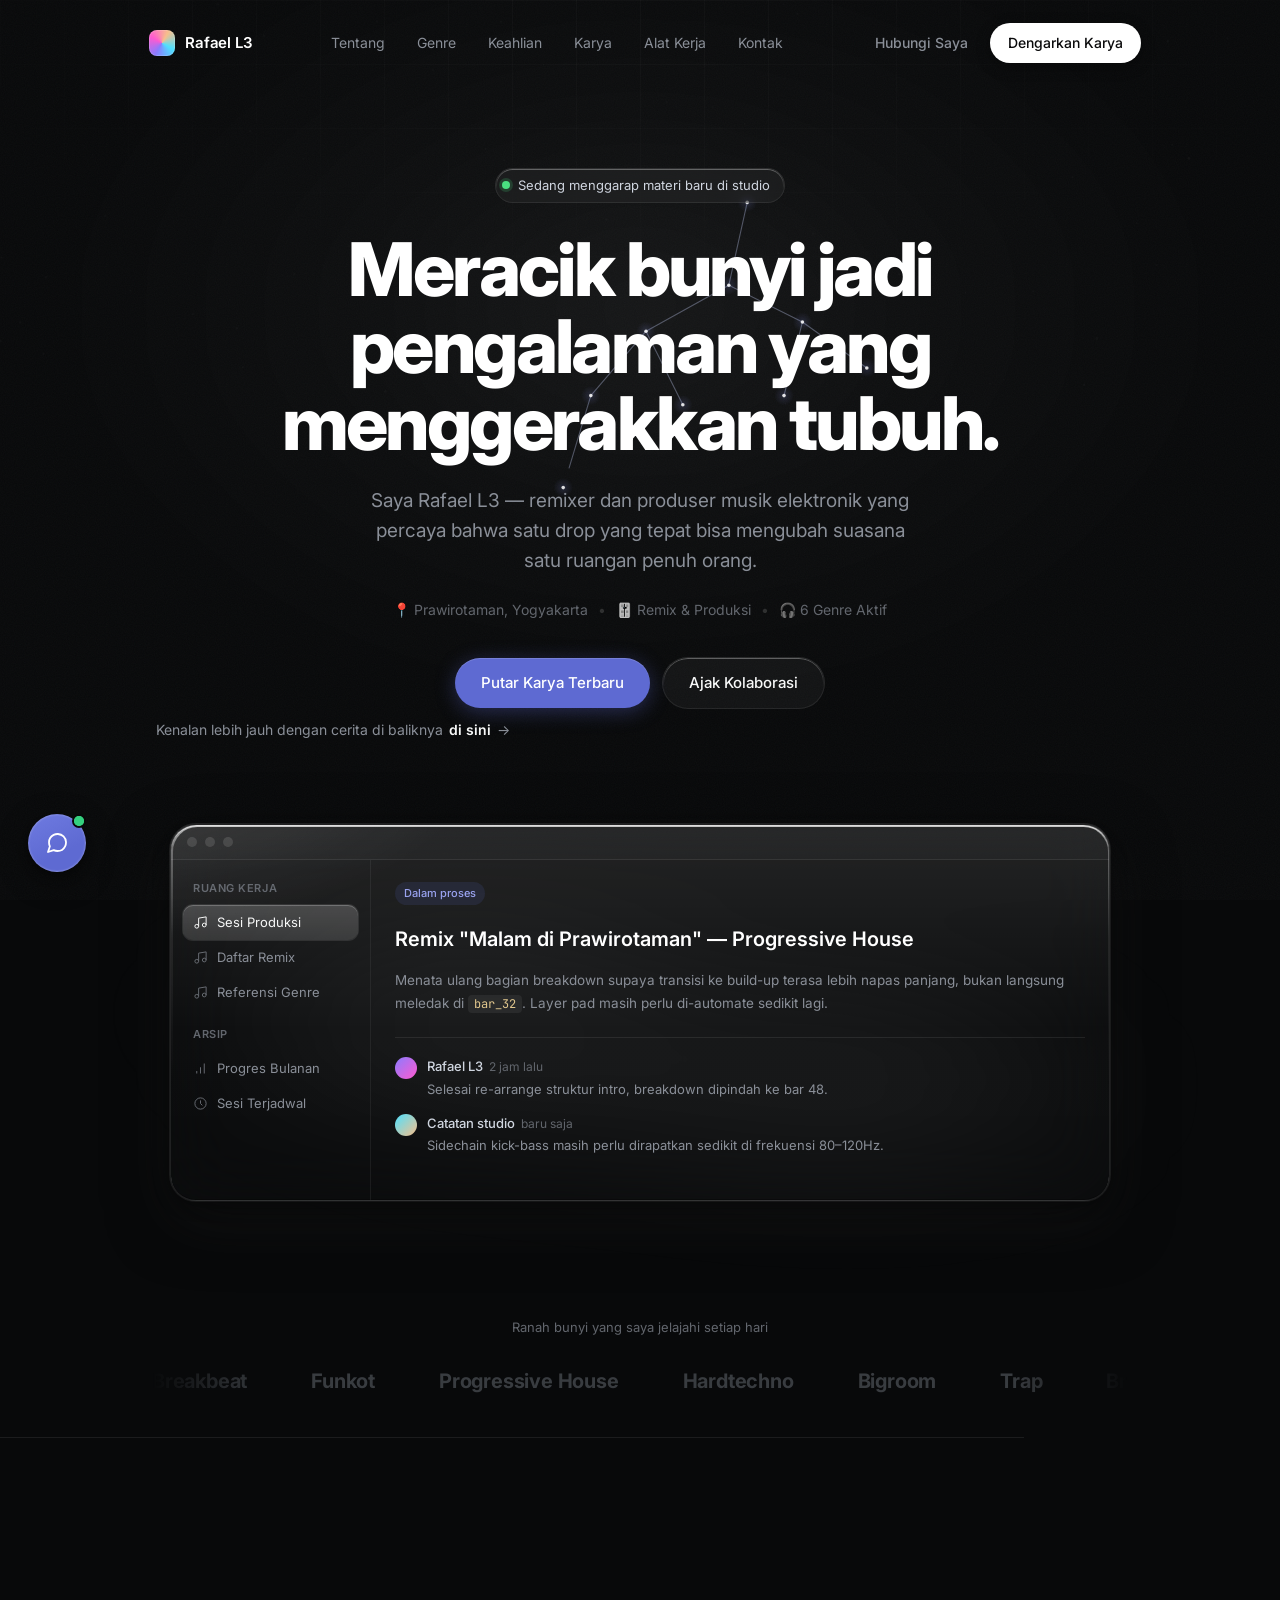
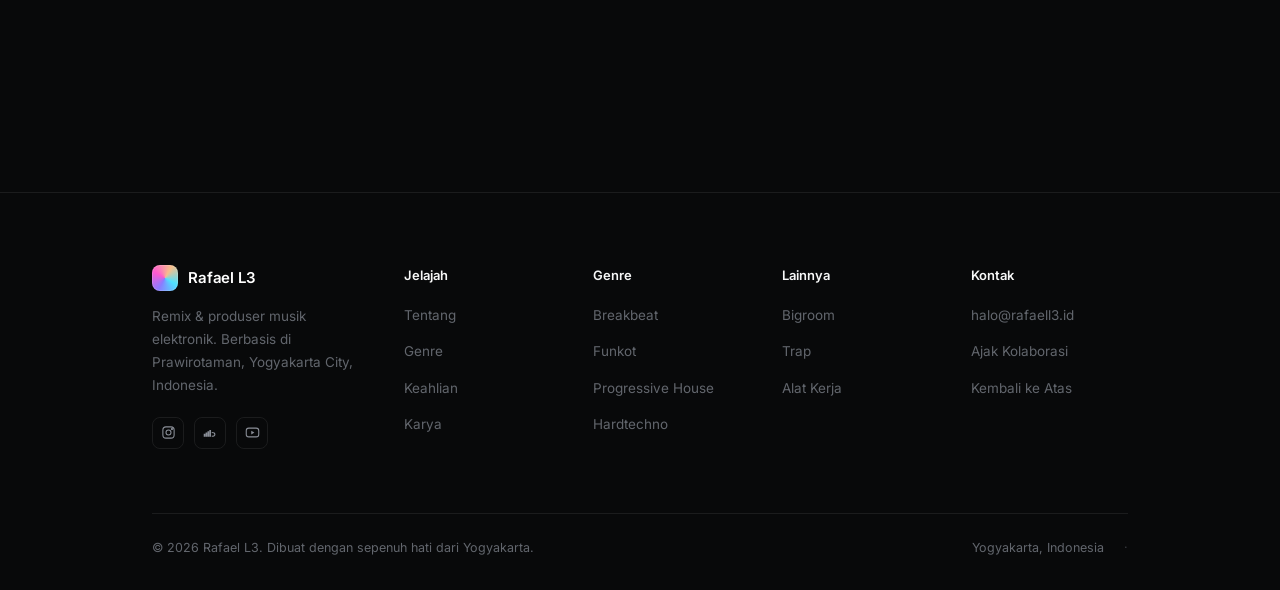
<file: index.html>
<!DOCTYPE html>

<html lang="id">
<head>
<meta charset="utf-8"/>
<meta content="width=device-width, initial-scale=1.0" name="viewport"/>
<title></title>
<meta content="" name="description"/>
<meta content="#08090a" name="theme-color"/>
<!-- Open Graph -->
<meta content="" property="og:title"/>
<meta content="" property="og:description"/>
<meta content="website" property="og:type"/>
<meta content="assets/img/og-cover.png" property="og:image"/>
<link href="data:image/svg+xml,&lt;svg xmlns=%22http://www.w3.org/2000/svg%22 viewBox=%220 0 100 100%22&gt;&lt;rect width=%22100%22 height=%22100%22 rx=%2224%22 fill=%22%2308090a%22/&gt;&lt;circle cx=%2250%22 cy=%2250%22 r=%2226%22 fill=%22%235e6ad2%22/&gt;&lt;/svg&gt;" rel="icon"/>
<link href="https://fonts.googleapis.com" rel="preconnect"/>
<link crossorigin="" href="https://fonts.gstatic.com" rel="preconnect"/>
<link href="https://fonts.googleapis.com/css2?family=Inter:wght@300;400;500;600;700;800&family=JetBrains+Mono:wght@400;500;600&display=swap" rel="stylesheet"/>
<link href="assets/css/style.css" rel="stylesheet"/>
<link href="assets/css/floating-chat.css" rel="stylesheet"/>
</head>
<body class="is-loading">
<!-- ============ SKELETON LOADER ============ -->
<div aria-hidden="true" class="skeleton-loader" id="skeletonLoader">
<div class="container skeleton-nav">
<span class="sk sk-circle" style="width:28px;height:28px;"></span>
<span class="sk" style="width:120px;height:14px;"></span>
<span class="sk sk-pill" style="margin-left:auto;"></span>
<span class="sk sk-pill"></span>
</div>

<!-- Hero -->
<div class="container skeleton-hero">
<span class="sk sk-pill" style="width:160px;height:26px;"></span>
<span class="sk" style="width:78%;height:44px;margin-top:22px;"></span>
<span class="sk" style="width:55%;height:44px;margin-top:10px;"></span>
<span class="sk" style="width:60%;height:16px;margin-top:26px;"></span>
<span class="sk" style="width:40%;height:16px;margin-top:8px;"></span>
<div class="skeleton-row" style="margin-top:26px;">
<span class="sk sk-pill" style="width:150px;height:48px;"></span>
<span class="sk sk-pill" style="width:150px;height:48px;"></span>
</div>
<div class="skeleton-panel">
<div class="skeleton-panel-side">
<span class="sk" style="width:70%;height:10px;"></span>
<span class="sk sk-block" style="height:30px;"></span>
<span class="sk sk-block" style="height:30px;"></span>
<span class="sk sk-block" style="height:30px;"></span>
</div>
<div class="skeleton-panel-main">
<span class="sk sk-pill" style="width:90px;height:20px;"></span>
<span class="sk" style="width:60%;height:22px;margin-top:14px;"></span>
<span class="sk" style="width:90%;height:14px;margin-top:14px;"></span>
<span class="sk" style="width:80%;height:14px;margin-top:8px;"></span>
<span class="sk sk-block" style="height:70px;margin-top:18px;"></span>
</div>
</div>
</div>

<!-- Logo bar -->
<div class="container skeleton-logobar">
<span class="sk" style="width:140px;height:11px;"></span>
<div class="skeleton-row">
<span class="sk sk-pill" style="width:90px;height:28px;"></span>
<span class="sk sk-pill" style="width:110px;height:28px;"></span>
<span class="sk sk-pill" style="width:80px;height:28px;"></span>
<span class="sk sk-pill" style="width:100px;height:28px;"></span>
<span class="sk sk-pill" style="width:70px;height:28px;"></span>
</div>
</div>

<!-- Tentang: 3 kartu -->
<div class="container skeleton-block">
<span class="sk" style="width:120px;height:12px;"></span>
<span class="sk" style="width:70%;height:34px;margin-top:16px;"></span>
<span class="sk" style="width:45%;height:34px;margin-top:8px;"></span>
<div class="skeleton-grid-3" style="margin-top:36px;">
<div class="skeleton-card">
<span class="sk sk-block" style="height:90px;"></span>
<span class="sk" style="width:60%;height:16px;margin-top:16px;"></span>
<span class="sk" style="width:90%;height:12px;margin-top:10px;"></span>
<span class="sk" style="width:75%;height:12px;margin-top:6px;"></span>
</div>
<div class="skeleton-card">
<span class="sk sk-block" style="height:90px;"></span>
<span class="sk" style="width:60%;height:16px;margin-top:16px;"></span>
<span class="sk" style="width:90%;height:12px;margin-top:10px;"></span>
<span class="sk" style="width:75%;height:12px;margin-top:6px;"></span>
</div>
<div class="skeleton-card">
<span class="sk sk-block" style="height:90px;"></span>
<span class="sk" style="width:60%;height:16px;margin-top:16px;"></span>
<span class="sk" style="width:90%;height:12px;margin-top:10px;"></span>
<span class="sk" style="width:75%;height:12px;margin-top:6px;"></span>
</div>
</div>
</div>

<!-- Chapter: genre / skill / karya / alat (teks kiri + visual kanan) -->
<div class="container skeleton-chapter">
<div class="skeleton-chapter-text">
<span class="sk" style="width:70px;height:11px;"></span>
<span class="sk" style="width:80%;height:30px;margin-top:18px;"></span>
<span class="sk" style="width:95%;height:13px;margin-top:18px;"></span>
<span class="sk" style="width:85%;height:13px;margin-top:8px;"></span>
<span class="sk" style="width:65%;height:13px;margin-top:8px;"></span>
<span class="sk sk-pill" style="width:110px;height:16px;margin-top:20px;"></span>
</div>
<div class="skeleton-chapter-visual">
<span class="sk sk-block" style="height:100%;"></span>
</div>
</div>

<div class="container skeleton-chapter reverse">
<div class="skeleton-chapter-visual">
<span class="sk sk-block" style="height:100%;"></span>
</div>
<div class="skeleton-chapter-text">
<span class="sk" style="width:70px;height:11px;"></span>
<span class="sk" style="width:75%;height:30px;margin-top:18px;"></span>
<span class="sk" style="width:90%;height:13px;margin-top:18px;"></span>
<span class="sk" style="width:80%;height:13px;margin-top:8px;"></span>
<span class="sk sk-pill" style="width:110px;height:16px;margin-top:20px;"></span>
</div>
</div>

<!-- Statistik -->
<div class="container skeleton-block">
<span class="sk" style="width:110px;height:12px;"></span>
<span class="sk" style="width:55%;height:32px;margin-top:16px;"></span>
<span class="sk" style="width:65%;height:14px;margin-top:16px;"></span>
<div class="skeleton-grid-4" style="margin-top:32px;">
<div class="skeleton-stat"><span class="sk" style="width:60%;height:34px;"></span><span class="sk" style="width:80%;height:11px;margin-top:10px;"></span></div>
<div class="skeleton-stat"><span class="sk" style="width:60%;height:34px;"></span><span class="sk" style="width:80%;height:11px;margin-top:10px;"></span></div>
<div class="skeleton-stat"><span class="sk" style="width:60%;height:34px;"></span><span class="sk" style="width:80%;height:11px;margin-top:10px;"></span></div>
<div class="skeleton-stat"><span class="sk" style="width:60%;height:34px;"></span><span class="sk" style="width:80%;height:11px;margin-top:10px;"></span></div>
</div>
</div>

<!-- Quote carousel -->
<div class="container skeleton-block">
<span class="sk" style="width:90px;height:12px;"></span>
<span class="sk" style="width:50%;height:32px;margin-top:16px;"></span>
<div class="skeleton-row" style="margin-top:32px;">
<div class="skeleton-quote-card"><span class="sk" style="width:95%;height:12px;"></span><span class="sk" style="width:85%;height:12px;margin-top:6px;"></span><span class="sk" style="width:60%;height:12px;margin-top:6px;"></span></div>
<div class="skeleton-quote-card"><span class="sk" style="width:95%;height:12px;"></span><span class="sk" style="width:85%;height:12px;margin-top:6px;"></span><span class="sk" style="width:60%;height:12px;margin-top:6px;"></span></div>
<div class="skeleton-quote-card"><span class="sk" style="width:95%;height:12px;"></span><span class="sk" style="width:85%;height:12px;margin-top:6px;"></span><span class="sk" style="width:60%;height:12px;margin-top:6px;"></span></div>
</div>
</div>

<!-- Footer -->
<div class="container skeleton-footer">
<span class="sk sk-circle" style="width:28px;height:28px;"></span>
<span class="sk" style="width:130px;height:12px;margin-top:14px;"></span>
<div class="skeleton-grid-3" style="margin-top:8px;">
<div><span class="sk" style="width:60%;height:11px;"></span><span class="sk" style="width:80%;height:11px;margin-top:10px;"></span><span class="sk" style="width:70%;height:11px;margin-top:8px;"></span></div>
<div><span class="sk" style="width:60%;height:11px;"></span><span class="sk" style="width:80%;height:11px;margin-top:10px;"></span><span class="sk" style="width:70%;height:11px;margin-top:8px;"></span></div>
<div><span class="sk" style="width:60%;height:11px;"></span><span class="sk" style="width:80%;height:11px;margin-top:10px;"></span><span class="sk" style="width:70%;height:11px;margin-top:8px;"></span></div>
</div>
</div>
</div>
<!-- ============ BACKGROUND LAYERS ============ -->
<div aria-hidden="true" class="bg-layer">
<div class="bg-glow"></div>
<div class="bg-grid"></div>
<div class="bg-noise"></div>
</div>
<div aria-hidden="true" class="cursor-spot" id="cursorSpot"></div>
<!-- ============ NAVBAR ============ -->
<header class="navbar real-content" id="navbar">
<div class="container navbar-inner">
<a class="brand" data-c="navbar.brand" href="#beranda"><span aria-hidden="true" class="brand-mark"></span><span class="js-brand-text" id="navBrandText"></span></a>
<nav aria-label="Navigasi utama" class="nav-links" id="navLinks"></nav>
<div class="navbar-actions">
<a class="btn btn-ghost" href="#kontak" id="navBtnGhost"></a>
<a class="btn btn-primary" href="#karya" id="navBtnPrimary"></a>
<button aria-expanded="false" aria-label="Buka menu navigasi" class="nav-toggle" id="navToggle">
<svg fill="none" height="20" stroke="currentColor" stroke-linecap="round" stroke-width="1.8" viewbox="0 0 24 24" width="20"><line x1="3" x2="21" y1="6" y2="6"></line><line x1="3" x2="21" y1="12" y2="12"></line><line x1="3" x2="21" y1="18" y2="18"></line></svg>
</button>
</div>
</div>
</header>
<!-- ============ MOBILE DRAWER ============ -->
<div class="mobile-drawer" id="mobileDrawer">
<div class="mobile-drawer-panel">
<div class="mobile-drawer-top">
<a class="brand" href="#beranda"><span class="brand-mark"></span><span id="drawerBrandText"></span></a>
<button aria-label="Tutup menu" id="drawerClose" style="width:32px;height:32px;display:flex;align-items:center;justify-content:center;color:var(--color-text-muted);">
<svg fill="none" height="18" stroke="currentColor" stroke-linecap="round" stroke-width="1.8" viewbox="0 0 24 24" width="18"><line x1="18" x2="6" y1="6" y2="18"></line><line x1="6" x2="18" y1="6" y2="18"></line></svg>
</button>
</div>
<div class="mobile-drawer-links" id="drawerLinks"></div>
<div class="mobile-drawer-actions">
<a class="btn btn-outline" href="#kontak" id="drawerBtnOutline"></a>
<a class="btn btn-primary" href="#karya" id="drawerBtnPrimary"></a>
</div>
</div>
</div>
<main class="real-content" id="beranda">
<!-- ============ HERO ============ -->
<section class="hero container">
<div class="hero-badge reveal"><span class="dot-live"></span><span id="heroBadgeText"></span></div>
<h1 class="reveal" id="heroHeading"></h1>
<p class="hero-sub reveal" id="heroSub"></p>
<div class="hero-meta reveal">
<span id="heroMetaLocation"></span>
<span class="sep">•</span>
<span id="heroMetaRole"></span>
<span class="sep">•</span>
<span id="heroMetaGenre"></span>
</div>
<div class="hero-actions reveal">
<a class="btn btn-accent btn-lg" href="#karya" id="heroBtnAccent"></a>
<a class="btn btn-outline btn-lg" href="#kontak" id="heroBtnOutline"></a>
</div>
<a class="hero-link-cta reveal" href="#tentang" id="heroLinkCta" style="display:flex;"></a>
<!-- Panel pratinjau ala dashboard — statis, tidak pakai class "reveal"
     supaya selalu tampil sejak awal & tidak fade-out/fade-in saat elemen
     ini keluar-masuk viewport sewaktu di-scroll (lihat komentar di
     scroll-fx.js soal parallax-nya yang juga sengaja tidak menyentuh ini). -->
<div class="hero-panel-wrap">
<div aria-hidden="true" class="hero-panel-glow"></div>
<div class="hero-panel">
<div class="hero-panel-top">
<span class="hero-panel-dot"></span><span class="hero-panel-dot"></span><span class="hero-panel-dot"></span>
</div>
<div class="hero-panel-body">
<div class="hero-panel-sidebar">
<div class="hero-panel-sidebar-label" id="panelSidebarLabel1"></div>
<div id="panelNavItems"></div>


<div class="hero-panel-sidebar-label" id="panelSidebarLabel2"></div><div id="panelNavItemsArsip"></div>


</div>
<div class="hero-panel-main">
<div class="hero-panel-title-row">
<span class="status-chip" id="panelStatusChip"></span>
</div>
<div class="hero-panel-heading" id="panelHeading"></div>
<p class="hero-panel-text" id="panelText"></p>
<div class="hero-panel-activity" id="panelActivity"></div>
</div>
</div>
</div>
</div>
</section>
<!-- ============ LOGO BAR (genre sebagai pengganti brand) ============ -->
<section class="logo-bar container">
<p class="logo-bar-label" id="logoBarLabel"></p>
<div class="marquee">
<div class="marquee-track" id="marqueeTrack"></div>
</div>
</section>
<hr class="section-divider container"/>
<!-- ============ TENTANG (statement + 3 kartu) ============ -->
<section class="section" id="tentang">
<div class="container">
<p class="eyebrow reveal"><span class="eyebrow-index" id="tentangEyebrowIndex"></span><span id="tentangEyebrowText"></span></p>
<h2 class="statement-heading reveal" id="tentangHeading"></h2>
<div class="feature-grid reveal-stagger" id="tentangCards"></div>
</div>
</section>
<hr class="section-divider container"/>
<!-- ============ GENRE ============ -->
<section class="section" id="genre">
<div class="container">
<div class="chapter">
<div class="chapter-content reveal">
<p class="chapter-num" id="genreChapterNum"><span class="line"></span></p>
<h3 class="chapter-title" id="genreTitle"></h3>
<p class="chapter-desc" id="genreDesc"></p>
<a class="chapter-link" href="#karya" id="genreLink"><span id="genreLinkText"></span> <svg fill="none" stroke="currentColor" stroke-width="2" viewbox="0 0 24 24"><path d="M5 12h14M13 6l6 6-6 6"></path></svg></a>
</div>
<div class="chapter-visual reveal">
<div class="genre-visual" id="genreVisual"></div>
</div>
</div>
</div>
</section>
<!-- ============ SKILL ============ -->
<section class="section" id="skill">
<div class="container">
<div class="chapter reverse">
<div class="chapter-content reveal">
<p class="chapter-num" id="skillChapterNum"><span class="line"></span></p>
<h3 class="chapter-title" id="skillTitle"></h3>
<p class="chapter-desc" id="skillDesc"></p>
<a class="chapter-link" href="#alat" id="skillLink"><span id="skillLinkText"></span> <svg fill="none" stroke="currentColor" stroke-width="2" viewbox="0 0 24 24"><path d="M5 12h14M13 6l6 6-6 6"></path></svg></a>
</div>
<div class="chapter-visual reveal">
<div class="skill-visual">
<div class="skill-orbit-ring" style="width:260px;height:260px;"></div>
<div class="skill-orbit-ring" style="width:190px;height:190px;"></div>
<div class="skill-core" id="skillOrbitCore"></div>
<div class="skill-node" id="nodeRemix" style="top:14%; left:8%;"></div>
<div class="skill-node" id="nodeProduce" style="bottom:14%; right:6%;"></div>
</div>
</div>
</div>
</div>
</section>
<hr class="section-divider container"/>
<!-- ============ KARYA ============ -->
<section class="section" id="karya">
<div class="container">
<div class="chapter">
<div class="chapter-content reveal">
<p class="chapter-num" id="karyaChapterNum"><span class="line"></span></p>
<h3 class="chapter-title" id="karyaTitle"></h3>
<p class="chapter-desc" id="karyaDesc"></p>
<a class="chapter-link" href="#kontak" id="karyaLink"><span id="karyaLinkText"></span> <svg fill="none" stroke="currentColor" stroke-width="2" viewbox="0 0 24 24"><path d="M5 12h14M13 6l6 6-6 6"></path></svg></a>
</div>
<div class="chapter-visual reveal">
<div class="release-visual">
<div class="release-file-tab"><svg fill="none" height="13" stroke="currentColor" stroke-width="1.8" viewbox="0 0 24 24" width="13"><path d="M14 2H6a2 2 0 00-2 2v16a2 2 0 002 2h12a2 2 0 002-2V8z"></path><path d="M14 2v6h6"></path></svg><span id="releaseFileTabLabel"></span></div>
<div class="release-list" id="releaseList"></div>
</div>
</div>
</div>
</div>
</section>
<!-- ============ ALAT KERJA ============ -->
<section class="section" id="alat">
<div class="container">
<div class="chapter reverse">
<div class="chapter-content reveal">
<p class="chapter-num" id="alatChapterNum"><span class="line"></span></p>
<h3 class="chapter-title" id="alatTitle"></h3>
<p class="chapter-desc" id="alatDesc"></p>
<a class="chapter-link" href="#kontak" id="alatLink"><span id="alatLinkText"></span> <svg fill="none" stroke="currentColor" stroke-width="2" viewbox="0 0 24 24"><path d="M5 12h14M13 6l6 6-6 6"></path></svg></a>
</div>
<div class="chapter-visual reveal">
<div class="tools-visual" id="toolsVisual"></div>
</div>
</div>
</div>
</section>
<hr class="section-divider container"/>
<!-- ============ STATISTIK ============ -->
<section class="section">
<div class="container">
<p class="eyebrow reveal"><span class="eyebrow-index" id="statistikEyebrowIndex"></span><span id="statistikEyebrowText"></span></p>
<h2 class="section-heading reveal" id="statistikHeading"></h2>
<p class="section-desc reveal" id="statistikDesc"></p>
<div class="stats-panel reveal">
<div class="stats-grid" id="statsGrid"></div>
</div>
</div>
</section>
<hr class="section-divider container"/>
<!-- ============ QUOTE / PRINSIP KERJA ============ -->
<section class="section">
<div class="container">
<p class="eyebrow reveal"><span class="eyebrow-index" id="quoteEyebrowIndex"></span><span id="quoteEyebrowText"></span></p>
<h2 class="section-heading reveal" id="quoteHeading"></h2>
<div class="quote-carousel reveal" data-own-scroll="true" id="quoteCarousel">
<div class="quote-track" id="quoteTrack"></div>
</div>
</div>
</section>
<!-- ============ MOTTO BESAR ============ -->
<section class="motto-section container">
<div class="motto-quote-mark reveal" id="mottoQuoteMark"></div>
<p class="motto-text reveal" id="mottoText"></p>
<p class="motto-sub reveal" id="mottoSub"></p>
</section>
<hr class="section-divider container"/>
<!-- ============ CTA FINAL / KONTAK ============ -->
<section class="cta-final container" id="kontak">
<p class="eyebrow reveal" style="justify-content:center;"><span class="eyebrow-index" id="kontakEyebrowIndex"></span><span id="kontakEyebrowText"></span></p>
<h2 class="reveal" id="kontakHeading"></h2>
<p class="section-desc reveal" id="kontakDesc" style="margin-left:auto;margin-right:auto;text-align:center;"></p>
<div class="cta-final-actions reveal">
<a class="btn btn-accent btn-lg" href="mailto:halo@rafaell3.id" id="kontakBtnEmail"></a>
<a class="btn btn-outline btn-lg" href="#" id="btnInstagram"></a>
</div>
</section>
</main>
<!-- ============ FOOTER ============ -->
<footer class="footer real-content">
<div class="container">
<div class="footer-grid">
<div class="footer-brand-col">
<a class="brand" href="#beranda"><span class="brand-mark"></span><span id="footerBrandText"></span></a>
<p id="footerTagline"></p>
<div class="footer-social">
<a aria-label="Instagram" href="#"><svg fill="none" stroke="currentColor" stroke-width="1.7" viewbox="0 0 24 24"><rect height="18" rx="5" width="18" x="3" y="3"></rect><circle cx="12" cy="12" r="4"></circle><circle cx="17.5" cy="6.5" r="1"></circle></svg></a>
<a aria-label="SoundCloud" href="#"><svg fill="none" stroke="currentColor" stroke-width="1.7" viewbox="0 0 24 24"><path d="M2 15h1v3H2zM5 13h1v5H5zM8 11h1v7H8zM11 9h1v9h-1zM14 12c3 0 5 1 5 3s-2 3-5 3"></path></svg></a>
<a aria-label="YouTube" href="#"><svg fill="none" stroke="currentColor" stroke-width="1.7" viewbox="0 0 24 24"><rect height="14" rx="4" width="20" x="2" y="5"></rect><path d="M10 9l5 3-5 3z" fill="currentColor" stroke="none"></path></svg></a>
</div>
</div>
<div id="footerCols"></div>



</div>
<div class="footer-bottom">
<span id="footerCopyright"></span>
<div class="footer-bottom-links">
<span id="footerLocation"></span>
<a aria-label="Dashboard admin" href="admin/index.html" style="color:var(--color-text-faint);opacity:0.55;">·</a>
</div>
</div>
</div>
</footer>
<button aria-label="Kembali ke atas" class="back-to-top" id="backToTop">
<svg fill="none" height="16" stroke="currentColor" stroke-width="2" viewbox="0 0 24 24" width="16"><path d="M12 19V5M5 12l7-7 7 7"></path></svg>
</button>
<script src="assets/js/content.js"></script>
<script src="assets/js/main.js"></script>
<script src="assets/js/for-reason.js"></script>
<script src="assets/js/fetch-status.js"></script>
<script src="assets/js/hero-greeting.js"></script>
<script src="assets/js/scroll-fx.js"></script>
<script src="assets/js/bg-constellation.js"></script>
<script src="assets/js/floating-chat.js"></script>
</body>
</html>
</file>
<file: assets/css/style.css>
/* ==========================================================================
   Rafael L3 — Artist Portfolio
   Desain terinspirasi dari sistem desain Linear.app
   ========================================================================== */

@import url('https://fonts.googleapis.com/css2?family=Inter:wght@400;500;600;700;800&family=JetBrains+Mono:wght@400;500&display=swap');

:root {
  /* ---- Warna dasar (mengikuti token warna Linear) ---- */
  --color-bg: #08090a;
  --color-bg-secondary: #0f1011;
  --color-bg-tertiary: #141516;
  --color-surface: #16171a;
  --color-surface-hover: #1c1d20;
  --color-border: rgba(255, 255, 255, 0.08);
  --color-border-strong: rgba(255, 255, 255, 0.14);

  --color-text-primary: #f7f8f8;
  --color-text-secondary: #d0d6e0;
  --color-text-muted: #8a8f98;
  --color-text-faint: #62666d;

  --color-accent: #5e6ad2;
  --color-accent-hover: #6e7ae0;
  --color-accent-soft: rgba(94, 106, 210, 0.14);

  --color-white: #ffffff;

  /* ---- Gradasi khas signature (genre spectrum) ---- */
  --grad-warm: #f7bf8b;
  --grad-pink: #ff5ad0;
  --grad-cyan: #4ee1ff;
  --grad-violet: #8b7bff;

  /* ---- Tipografi ---- */
  --font-sans: 'Inter', -apple-system, BlinkMacSystemFont, 'Segoe UI', system-ui, sans-serif;
  --font-mono: 'JetBrains Mono', ui-monospace, 'SF Mono', Menlo, monospace;

  /* ---- Radius & shadow ---- */
  --radius-sm: 6px;
  --radius-md: 10px;
  --radius-lg: 18px;
  --radius-xl: 26px;
  --radius-full: 999px;

  --shadow-card: 0 1px 1px rgba(0,0,0,0.3), 0 4px 12px rgba(0,0,0,0.35);
  --shadow-elevated: 0 8px 30px rgba(0,0,0,0.45), 0 2px 8px rgba(0,0,0,0.3);
  --shadow-glow: 0 0 0 1px rgba(255,255,255,0.06), 0 20px 60px rgba(255,255,255,0.06);

  --ease-out-quart: cubic-bezier(0.25, 1, 0.5, 1);
  --ease-out-expo: cubic-bezier(0.16, 1, 0.3, 1);

  --container-w: 1024px;

  /* ==========================================================================
     Liquid Glass — token material ala macOS Tahoe / iOS 26
     Prinsip: permukaan transparan berlapis blur, edge-highlight terang di sisi
     atas (simulasi cahaya jatuh dari atas ke kaca cembung), specular highlight
     lembut di pojok, dan sedikit tint indigo brand supaya tidak terasa seperti
     kloningan netral Apple — tetap terasa "Rafael L3".
     ========================================================================== */

  /* Tint dasar kaca — 3 tingkat kepekatan, dipakai selektif sesuai importance.
     Grayscale murni: chrome/struktur UI netral ala Linear, warna hidup
     disimpan khusus untuk elemen konten (avatar, logo, kategori genre). */
  --glass-tint-subtle: rgba(255, 255, 255, 0.045);
  --glass-tint: rgba(255, 255, 255, 0.07);
  --glass-tint-strong: rgba(255, 255, 255, 0.10);

  /* Tint netral untuk state "aktif" pada elemen chrome (mis. item sidebar
     terpilih) — abu-abu terang, bukan warna brand. Linear sendiri
     menandai state aktif dengan kontras terang, bukan tint hue. */
  --glass-tint-active: rgba(255, 255, 255, 0.14);
  --glass-tint-active-strong: rgba(255, 255, 255, 0.20);

  /* Border dua-sisi: terang di atas (cahaya), redup di bawah (bayangan internal) —
     ini yang membuat kaca terasa cembung, bukan panel flat bergaris solid */
  --glass-edge-top: rgba(255, 255, 255, 0.65);
  --glass-edge-top-soft: rgba(255, 255, 255, 0.32);
  --glass-edge-base: rgba(255, 255, 255, 0.08);
  --glass-edge-base-dim: rgba(0, 0, 0, 0.35);

  /* Blur backdrop — saturate rendah/netral (bukan >100%) supaya warna hidup
     konten (avatar, brand-mark, genre bar) yang tembus dari balik kaca
     tidak ikut "diperkuat" jadi neon; kaca tetap kalem, warnanya redup
     natural seperti aslinya. */
  --glass-blur: blur(20px) saturate(105%);
  --glass-blur-heavy: blur(32px) saturate(105%);
  --glass-blur-light: blur(12px) saturate(100%);

  /* Shadow kaca: shadow jatuh ke background + inset highlight tipis di tepi atas
     dalam (mensimulasikan ketebalan material, bukan cuma bayangan drop biasa) */
  --glass-shadow:
    0 1px 0 rgba(255,255,255,0.4) inset,
    0 -1px 0 rgba(0,0,0,0.3) inset,
    0 12px 40px rgba(0,0,0,0.4),
    0 2px 8px rgba(0,0,0,0.3);
  --glass-shadow-strong:
    0 1.5px 0 rgba(255,255,255,0.55) inset,
    0 -1px 0 rgba(0,0,0,0.35) inset,
    0 20px 60px rgba(0,0,0,0.5),
    0 4px 16px rgba(0,0,0,0.35),
    0 0 0 1px rgba(255,255,255,0.06);
  --glass-shadow-soft:
    0 1px 0 rgba(255,255,255,0.28) inset,
    0 6px 20px rgba(0,0,0,0.3);

  /* Fallback solid untuk browser tanpa dukungan backdrop-filter */
  --glass-fallback-bg: #16171c;
  --glass-fallback-bg-strong: #1a1b21;
}

/* ---- Reset dasar ---- */
* { margin: 0; padding: 0; box-sizing: border-box; }

html {
  scroll-behavior: smooth;
  -webkit-font-smoothing: antialiased;
  -moz-osx-font-smoothing: grayscale;
}

html, body { max-width: 100%; overflow-x: hidden; }

body {
  background: var(--color-bg);
  color: var(--color-text-secondary);
  font-family: var(--font-sans);
  font-size: 16px;
  line-height: 1.6;
  position: relative;
}

img, svg { display: block; max-width: 100%; }
a { color: inherit; text-decoration: none; }
button { font-family: inherit; cursor: pointer; border: none; background: none; color: inherit; }
ul { list-style: none; }

::selection {
  background: rgba(255,255,255,0.18);
  color: var(--color-white);
}

/* ---- Scrollbar tipis ala aplikasi desktop ---- */
::-webkit-scrollbar { width: 10px; height: 10px; }
::-webkit-scrollbar-track { background: transparent; }
::-webkit-scrollbar-thumb {
  background: rgba(255,255,255,0.12);
  border-radius: 10px;
  border: 2px solid var(--color-bg);
}
::-webkit-scrollbar-thumb:hover { background: rgba(255,255,255,0.2); }

/* ---- Focus state (aksesibilitas) ---- */
a:focus-visible, button:focus-visible, input:focus-visible {
  outline: 2px solid var(--color-accent);
  outline-offset: 2px;
  border-radius: 4px;
}

@media (prefers-reduced-motion: reduce) {
  *, *::before, *::after {
    animation-duration: 0.01ms !important;
    animation-iteration-count: 1 !important;
    transition-duration: 0.01ms !important;
    scroll-behavior: auto !important;
  }
}

/* ==========================================================================
   Latar belakang bertekstur (grid halus + noise + glow ambient)
   ========================================================================== */

.bg-layer {
  position: fixed;
  inset: 0;
  z-index: 0;
  pointer-events: none;
}

.bg-grid {
  position: absolute;
  inset: 0;
  background-image:
    linear-gradient(rgba(255,255,255,0.025) 1px, transparent 1px),
    linear-gradient(90deg, rgba(255,255,255,0.025) 1px, transparent 1px);
  background-size: 64px 64px;
  mask-image: radial-gradient(ellipse 80% 55% at 50% 0%, black 10%, transparent 70%);
  -webkit-mask-image: radial-gradient(ellipse 80% 55% at 50% 0%, black 10%, transparent 70%);
}

.bg-glow {
  position: absolute;
  top: -10%;
  left: 50%;
  width: 1200px;
  height: 800px;
  transform: translateX(-50%);
  background: radial-gradient(ellipse at center, rgba(255,255,255,0.06) 0%, rgba(255,255,255,0.02) 35%, transparent 70%);
  filter: blur(40px);
}

/* Kanvas rasi bintang — disisipkan lewat JS (bg-constellation.js) di antara
   .bg-grid dan .bg-glow, supaya glow ambient tetap jadi lapisan teratas yang
   menerangi dari atas seperti semula, sementara titik & rasi bintang jalan
   sebagai lapisan "langit" tepat di atas grid. */
.bg-constellation {
  position: absolute;
  inset: 0;
  display: block;
}

.bg-noise {
  position: absolute;
  inset: 0;
  opacity: 0.035;
  background-image: url("data:image/svg+xml,%3Csvg xmlns='http://www.w3.org/2000/svg' width='120' height='120'%3E%3Cfilter id='n'%3E%3CfeTurbulence type='fractalNoise' baseFrequency='0.9' numOctaves='3' stitchTiles='stitch'/%3E%3C/filter%3E%3Crect width='100%25' height='100%25' filter='url(%23n)'/%3E%3C/svg%3E");
  mix-blend-mode: overlay;
}

/* ==========================================================================
   Utility layout
   ========================================================================== */

.container {
  max-width: var(--container-w);
  margin: 0 auto;
  padding: 0 24px;
  position: relative;
  z-index: 1;
}

.section {
  position: relative;
  z-index: 1;
  padding-top: 120px;
  padding-bottom: 120px;
}

.section-divider {
  border: none;
  border-top: 1px solid var(--color-border);
  margin: 0;
}

/* ==========================================================================
   Liquid Glass — utilitas material reusable
   Tiga varian intensitas (soft / default / strong) dipakai selektif per
   elemen sesuai seberapa penting elemen itu secara visual. Fallback solid
   otomatis aktif kalau browser tidak mendukung backdrop-filter, supaya
   kontras teks tetap terjaga di semua kondisi.
   ========================================================================== */

.glass,
.glass-soft,
.glass-strong {
  position: relative;
  background: var(--glass-fallback-bg);
  border: 1px solid var(--glass-edge-base);
  isolation: isolate;
}

@supports ((backdrop-filter: blur(1px)) or (-webkit-backdrop-filter: blur(1px))) {
  .glass {
    background: linear-gradient(180deg, var(--glass-tint) 0%, var(--glass-tint-subtle) 100%);
    backdrop-filter: var(--glass-blur);
    -webkit-backdrop-filter: var(--glass-blur);
  }
  .glass-soft {
    background: linear-gradient(180deg, var(--glass-tint-subtle) 0%, rgba(255,255,255,0.02) 100%);
    backdrop-filter: var(--glass-blur-light);
    -webkit-backdrop-filter: var(--glass-blur-light);
  }
  .glass-strong {
    background: linear-gradient(180deg, var(--glass-tint-strong) 0%, var(--glass-tint) 100%);
    backdrop-filter: var(--glass-blur-heavy);
    -webkit-backdrop-filter: var(--glass-blur-heavy);
  }
}

/* Edge-highlight: garis terang tipis di sisi atas kaca (cahaya jatuh dari
   atas), memudar ke arah samping. Pseudo-element supaya tidak bentrok
   dengan border biasa yang sudah dipakai elemen lain. */
.glass::before,
.glass-soft::before,
.glass-strong::before {
  content: '';
  position: absolute;
  inset: 0;
  border-radius: inherit;
  padding: 1px;
  background: linear-gradient(180deg, var(--glass-edge-top) 0%, var(--glass-edge-top-soft) 8%, var(--glass-edge-base) 40%, var(--glass-edge-base-dim) 100%);
  -webkit-mask: linear-gradient(#000 0 0) content-box, linear-gradient(#000 0 0);
  -webkit-mask-composite: xor;
  mask-composite: exclude;
  pointer-events: none;
  z-index: 1;
}

/* Specular highlight: kilau lembut melengkung di pojok kiri-atas, seperti
   pantulan cahaya di permukaan kaca fisik. Dipakai hanya pada elemen showcase
   (glass-strong) supaya tidak berulang di semua card kecil. */
.glass-strong::after {
  content: '';
  position: absolute;
  top: -30%;
  left: -10%;
  width: 55%;
  height: 70%;
  background: radial-gradient(ellipse at top left, rgba(255,255,255,0.16), transparent 65%);
  border-radius: inherit;
  pointer-events: none;
  z-index: 1;
  mix-blend-mode: screen;
}

.glass > *, .glass-soft > *, .glass-strong > * { position: relative; z-index: 2; }

.eyebrow {
  display: inline-flex;
  align-items: center;
  gap: 8px;
  font-size: 13px;
  font-weight: 600;
  color: var(--color-text-muted);
  letter-spacing: 0.02em;
  margin-bottom: 16px;
}

.eyebrow-index {
  font-family: var(--font-mono);
  color: var(--color-accent);
  font-weight: 500;
}

.section-heading {
  font-size: clamp(28px, 3.6vw, 42px);
  font-weight: 700;
  letter-spacing: -0.02em;
  color: var(--color-white);
  line-height: 1.15;
  max-width: 640px;
}

.section-desc {
  font-size: 17px;
  color: var(--color-text-muted);
  max-width: 520px;
  margin-top: 16px;
  line-height: 1.65;
}

.text-gradient {
  background: linear-gradient(180deg, #ffffff 0%, #b9bfca 100%);
  -webkit-background-clip: text;
  background-clip: text;
  -webkit-text-fill-color: transparent;
}

/* ==========================================================================
   Reveal animasi saat scroll
   ========================================================================== */

.reveal {
  opacity: 0;
  transform: translateY(24px);
  transition: opacity 0.8s var(--ease-out-quart), transform 0.8s var(--ease-out-quart);
}
.reveal.is-visible {
  opacity: 1;
  transform: translateY(0);
}
.reveal-stagger > * {
  opacity: 0;
  transform: translateY(20px);
  transition: opacity 0.7s var(--ease-out-quart), transform 0.7s var(--ease-out-quart);
}
.reveal-stagger.is-visible > * { opacity: 1; transform: translateY(0); }
.reveal-stagger.is-visible > *:nth-child(1) { transition-delay: 0.05s; }
.reveal-stagger.is-visible > *:nth-child(2) { transition-delay: 0.14s; }
.reveal-stagger.is-visible > *:nth-child(3) { transition-delay: 0.23s; }
.reveal-stagger.is-visible > *:nth-child(4) { transition-delay: 0.32s; }
.reveal-stagger.is-visible > *:nth-child(5) { transition-delay: 0.41s; }
.reveal-stagger.is-visible > *:nth-child(6) { transition-delay: 0.5s; }

/* ==========================================================================
   Navbar
   ========================================================================== */

.navbar {
  position: fixed;
  top: 0;
  left: 0;
  right: 0;
  z-index: 100;
  padding: 14px 0 0;
}

.navbar-inner {
  display: flex;
  align-items: center;
  justify-content: space-between;
  gap: 24px;
  min-width: 0;
  border-radius: var(--radius-full);
  padding: 8px 10px 8px 20px;
  border: 1px solid transparent;
  transition: border-color 0.4s var(--ease-out-quart), box-shadow 0.4s var(--ease-out-quart);
}

/* [PERUBAHAN] Posisi navbar dikunci tetap saat scroll (padding-top TIDAK
   lagi ikut berubah/ditransisi). Sebelumnya .navbar punya padding-top 14px
   saat idle -> 10px saat .is-scrolled, sehingga kapsul & seluruh isinya
   (logo, menu, tombol) fisik bergeser naik-turun 4px setiap kali status
   scroll berganti — terlihat "lompat"/pindah tempat, apalagi breakpoint
   scroll-nya sensitif (12px) jadi mudah trigger bolak-balik. Sekarang
   materialisasi kapsul kaca murni dari fade in background/border/shadow
   (opacity), tanpa ada pergeseran posisi apa pun. */
.navbar.is-scrolled .navbar-inner {
  border-color: var(--glass-edge-base);
  box-shadow: var(--glass-shadow);
}

/* [PERUBAHAN] Fade-in kapsul kaca navbar saat scroll.
   Latar gradient + blur dipindah ke lapisan ::after tersendiri dengan
   opacity 0 -> 1, karena `background` (gradient) tidak bisa di-interpolasi
   mulus oleh browser saat transisi dari "tanpa gradient" ke "ada gradient"
   (nilainya cuma "loncat"/muncul instan walau sudah ada di transition-property).
   Opacity selalu bisa dianimasi mulus, jadi kapsul kaca kini benar-benar
   fade in alih-alih muncul mendadak saat discroll. */
.navbar-inner::after {
  content: '';
  position: absolute;
  inset: 0;
  z-index: -1;
  border-radius: inherit;
  background: var(--glass-fallback-bg);
  opacity: 0;
  transition: opacity 0.5s var(--ease-out-quart);
  pointer-events: none;
}

@supports ((backdrop-filter: blur(1px)) or (-webkit-backdrop-filter: blur(1px))) {
  .navbar-inner::after {
    background: linear-gradient(180deg, var(--glass-tint-strong) 0%, var(--glass-tint) 100%);
    backdrop-filter: var(--glass-blur-heavy);
    -webkit-backdrop-filter: var(--glass-blur-heavy);
  }
}

.navbar.is-scrolled .navbar-inner::after {
  opacity: 1;
}

.navbar-inner::before {
  content: '';
  position: absolute;
  inset: 0;
  border-radius: inherit;
  padding: 1px;
  background: linear-gradient(180deg, var(--glass-edge-top) 0%, var(--glass-edge-top-soft) 10%, transparent 50%);
  -webkit-mask: linear-gradient(#000 0 0) content-box, linear-gradient(#000 0 0);
  -webkit-mask-composite: xor;
  mask-composite: exclude;
  pointer-events: none;
  opacity: 0;
  transition: opacity 0.5s var(--ease-out-quart) 0.05s;
}

.navbar.is-scrolled .navbar-inner::before {
  opacity: 1;
}

/* [PERUBAHAN] Hormati preferensi pengguna yang mematikan animasi:
   kapsul kaca langsung tampil tanpa fade, tidak ada delay/transition. */
@media (prefers-reduced-motion: reduce) {
  .navbar-inner::after,
  .navbar.is-scrolled .navbar-inner::before {
    transition: none;
  }
}

.brand { min-width: 0; flex-shrink: 0; }

.brand {
  display: flex;
  align-items: center;
  gap: 10px;
  font-weight: 600;
  font-size: 15px;
  color: var(--color-white);
  letter-spacing: -0.01em;
}

.brand-mark {
  width: 26px;
  height: 26px;
  border-radius: 8px;
  background: conic-gradient(from 210deg, var(--grad-violet), var(--grad-pink), var(--grad-warm), var(--grad-cyan), var(--grad-violet));
  box-shadow: inset 0 0 0 1px rgba(255,255,255,0.15);
  flex-shrink: 0;
}

.nav-links {
  display: flex;
  align-items: center;
  gap: 4px;
}

.nav-links a {
  font-size: 14px;
  color: var(--color-text-muted);
  padding: 8px 14px;
  border-radius: var(--radius-full);
  transition: color 0.2s ease, background-color 0.2s ease;
}

.nav-links a:hover {
  color: var(--color-text-primary);
  background: var(--glass-tint);
}

.navbar-actions {
  display: flex;
  align-items: center;
  gap: 8px;
}

/* ---- Buttons ---- */

.btn {
  display: inline-flex;
  align-items: center;
  justify-content: center;
  gap: 8px;
  font-size: 14px;
  font-weight: 500;
  padding: 9px 18px;
  border-radius: var(--radius-full);
  transition: transform 0.15s var(--ease-out-quart), background-color 0.2s ease, box-shadow 0.2s ease, border-color 0.2s ease;
  white-space: nowrap;
}

.btn:active { transform: scale(0.97); }

.btn-primary {
  background: var(--color-white);
  color: #0a0a0b;
  box-shadow: 0 1px 0 rgba(255,255,255,0.1) inset, 0 4px 14px rgba(0,0,0,0.35);
}
.btn-primary:hover { background: #eceef0; }

.btn-accent {
  background: var(--color-accent);
  color: #fff;
  box-shadow: 0 1px 0 rgba(255,255,255,0.15) inset, 0 4px 20px rgba(94,106,210,0.35);
}
.btn-accent:hover { background: var(--color-accent-hover); }

.btn-ghost {
  color: var(--color-text-muted);
  padding: 9px 14px;
}
.btn-ghost:hover { color: var(--color-text-primary); }

.btn-outline {
  position: relative;
  border: 1px solid var(--glass-edge-base);
  color: var(--color-text-primary);
  background: var(--glass-tint-subtle);
  isolation: isolate;
}

@supports ((backdrop-filter: blur(1px)) or (-webkit-backdrop-filter: blur(1px))) {
  .btn-outline {
    backdrop-filter: var(--glass-blur-light);
    -webkit-backdrop-filter: var(--glass-blur-light);
  }
}

.btn-outline::before {
  content: '';
  position: absolute;
  inset: 0;
  border-radius: inherit;
  padding: 1px;
  background: linear-gradient(180deg, var(--glass-edge-top-soft) 0%, transparent 60%);
  -webkit-mask: linear-gradient(#000 0 0) content-box, linear-gradient(#000 0 0);
  -webkit-mask-composite: xor;
  mask-composite: exclude;
  pointer-events: none;
}

.btn-outline > * { position: relative; }

.btn-outline:hover { background: var(--glass-tint); border-color: rgba(255,255,255,0.22); }

.btn-lg { padding: 13px 26px; font-size: 15px; }

.nav-toggle {
  display: none;
  width: 36px;
  height: 36px;
  align-items: center;
  justify-content: center;
  color: var(--color-text-primary);
}

/* ==========================================================================
   Hero
   ========================================================================== */

.hero {
  position: relative;
  z-index: 1;
  padding-top: 168px;
  padding-bottom: 60px;
  text-align: center;
}

.hero-badge {
  position: relative;
  display: inline-flex;
  align-items: center;
  gap: 8px;
  padding: 6px 14px 6px 6px;
  border-radius: var(--radius-full);
  border: 1px solid var(--glass-edge-base);
  background: var(--glass-tint-subtle);
  font-size: 13px;
  color: var(--color-text-secondary);
  margin-bottom: 28px;
  isolation: isolate;
}

@supports ((backdrop-filter: blur(1px)) or (-webkit-backdrop-filter: blur(1px))) {
  .hero-badge {
    backdrop-filter: var(--glass-blur-light);
    -webkit-backdrop-filter: var(--glass-blur-light);
  }
}

.hero-badge::before {
  content: '';
  position: absolute;
  inset: 0;
  border-radius: inherit;
  padding: 1px;
  background: linear-gradient(180deg, var(--glass-edge-top-soft) 0%, transparent 65%);
  -webkit-mask: linear-gradient(#000 0 0) content-box, linear-gradient(#000 0 0);
  -webkit-mask-composite: xor;
  mask-composite: exclude;
  pointer-events: none;
}

.hero-badge > * { position: relative; }

.hero-badge .dot-live {
  /* --dot-color-rgb dipakai ulang oleh box-shadow & keyframe pulse-nya,
     supaya ganti warna cukup ganti satu variable ini saja. Default-nya
     hijau (74,222,128) biar tetap sama persis kalau fetch-status.js
     belum sempat jalan / gagal load. Lihat fetch-status.js untuk
     modifier .dot-live--merah / --kuning / --hijau yang override ini. */
  --dot-color-rgb: 74, 222, 128;
  width: 8px;
  height: 8px;
  border-radius: 50%;
  background: rgb(var(--dot-color-rgb));
  box-shadow: 0 0 0 3px rgba(var(--dot-color-rgb), 0.18);
  animation: pulse-dot 2s ease-in-out infinite;
  transition: background-color 0.4s ease;
}

.hero-badge .dot-live.dot-live--merah  { --dot-color-rgb: 248, 113, 113; }
.hero-badge .dot-live.dot-live--kuning { --dot-color-rgb: 250, 204, 21;  }
.hero-badge .dot-live.dot-live--hijau  { --dot-color-rgb: 74, 222, 128;  }

@keyframes pulse-dot {
  0%, 100% { box-shadow: 0 0 0 3px rgba(var(--dot-color-rgb), 0.18); }
  50% { box-shadow: 0 0 0 6px rgba(var(--dot-color-rgb), 0.08); }
}

.hero h1 {
  font-size: clamp(38px, 6.2vw, 74px);
  font-weight: 800;
  letter-spacing: -0.035em;
  line-height: 1.04;
  color: var(--color-white);
  max-width: 900px;
  margin: 0 auto;
}

.hero-sub {
  font-size: clamp(16px, 1.8vw, 19px);
  color: var(--color-text-muted);
  max-width: 560px;
  margin: 24px auto 0;
  line-height: 1.6;
}

.hero-meta {
  display: flex;
  flex-wrap: wrap;
  align-items: center;
  justify-content: center;
  gap: 10px;
  margin-top: 22px;
  font-size: 14px;
  color: var(--color-text-faint);
}

.hero-meta span { display: inline-flex; align-items: center; gap: 6px; }
.hero-meta .sep { color: var(--color-border-strong); }

.hero-actions {
  display: flex;
  align-items: center;
  justify-content: center;
  gap: 12px;
  margin-top: 36px;
  flex-wrap: wrap;
}

.hero-link-cta {
  display: inline-flex;
  align-items: center;
  gap: 6px;
  font-size: 14px;
  color: var(--color-text-muted);
  padding: 10px 4px;
  transition: color 0.2s ease, gap 0.2s ease;
}
.hero-link-cta:hover { color: var(--color-text-primary); gap: 10px; }
.hero-link-cta strong { color: var(--color-text-primary); font-weight: 600; }

/* ---- Panel pratinjau (mock UI ala aplikasi Linear) ---- */

.hero-panel-wrap {
  margin-top: 72px;
  position: relative;
}

.hero-panel-glow {
  position: absolute;
  bottom: -14%;
  left: 50%;
  transform: translateX(-50%);
  width: 100%;
  height: 70%;
  background:
    radial-gradient(ellipse 45% 60% at 30% 30%, rgba(255,255,255,0.08), transparent 70%),
    radial-gradient(ellipse 50% 65% at 75% 60%, rgba(255,255,255,0.06), transparent 70%),
    radial-gradient(ellipse at center, rgba(255,255,255,0.05), transparent 70%);
  filter: blur(60px);
  z-index: 0;
}

.hero-panel {
  position: relative;
  z-index: 1;
  max-width: 940px;
  margin: 0 auto;
  border-radius: var(--radius-xl);
  border: 1px solid var(--glass-edge-base);
  background: linear-gradient(180deg, #16171c 0%, #0e0f11 100%);
  box-shadow: var(--glass-shadow-strong), var(--shadow-glow);
  overflow: hidden;
  text-align: left;
  isolation: isolate;
}

@supports ((backdrop-filter: blur(1px)) or (-webkit-backdrop-filter: blur(1px))) {
  .hero-panel {
    background: linear-gradient(180deg, var(--glass-tint-strong) 0%, rgba(255,255,255,0.02) 55%, rgba(255,255,255,0.015) 100%);
    backdrop-filter: var(--glass-blur-heavy);
    -webkit-backdrop-filter: var(--glass-blur-heavy);
  }
}

/* Edge-highlight cembung: terang tajam di garis atas, memudar cepat ke
   sisi, nyaris hilang di bawah — ini yang membuat panel terasa seperti
   material kaca tebal alih-alih kartu datar bergaris. */
.hero-panel::before {
  content: '';
  position: absolute;
  inset: 0;
  border-radius: inherit;
  padding: 1.5px;
  background: linear-gradient(180deg, var(--glass-edge-top) 0%, var(--glass-edge-top-soft) 6%, var(--glass-edge-base) 30%, transparent 70%);
  -webkit-mask: linear-gradient(#000 0 0) content-box, linear-gradient(#000 0 0);
  -webkit-mask-composite: xor;
  mask-composite: exclude;
  pointer-events: none;
  z-index: 3;
}

/* Specular blob: kilau melengkung di pojok kiri-atas, meniru pantulan
   cahaya pada kaca fisik cembung. */
.hero-panel::after {
  content: '';
  position: absolute;
  top: -25%;
  left: -8%;
  width: 50%;
  height: 65%;
  background: radial-gradient(ellipse at top left, rgba(255,255,255,0.14), transparent 60%);
  pointer-events: none;
  z-index: 3;
  mix-blend-mode: screen;
}

.hero-panel-top {
  position: relative;
  z-index: 2;
  display: flex;
  align-items: center;
  gap: 8px;
  padding: 12px 16px;
  border-bottom: 1px solid var(--color-border);
  background: rgba(255,255,255,0.02);
}

.hero-panel-body { position: relative; z-index: 2; }

.hero-panel-dot { width: 10px; height: 10px; border-radius: 50%; background: rgba(255,255,255,0.12); }

.hero-panel-body {
  display: grid;
  grid-template-columns: 200px 1fr;
  min-height: 340px;
}

.hero-panel-sidebar {
  position: relative;
  z-index: 2;
  background: transparent;
  border-right: 1px solid rgba(255,255,255,0.06);
  padding: 16px 12px;
  display: flex;
  flex-direction: column;
  gap: 2px;
}

.hero-panel-sidebar-label {
  font-size: 11px;
  text-transform: uppercase;
  letter-spacing: 0.05em;
  color: var(--color-text-faint);
  padding: 14px 10px 6px;
  font-weight: 600;
}
.hero-panel-sidebar-label:first-child { padding-top: 4px; }

.hero-panel-nav-item {
  display: flex;
  align-items: center;
  gap: 9px;
  padding: 7px 10px;
  border-radius: var(--radius-md);
  font-size: 13px;
  color: var(--color-text-muted);
  position: relative;
  transition: background 0.2s ease, color 0.2s ease;
}
.hero-panel-nav-item svg { width: 15px; height: 15px; flex-shrink: 0; opacity: 0.7; }
.hero-panel-nav-item.active {
  background: linear-gradient(180deg, var(--glass-tint-active-strong) 0%, var(--glass-tint-active) 100%);
  color: var(--color-text-primary);
  box-shadow: 0 1px 0 rgba(255,255,255,0.22) inset, 0 0 0 1px rgba(255,255,255,0.1);
}
.hero-panel-nav-item.active svg { opacity: 1; }

.hero-panel-main { position: relative; z-index: 2; padding: 22px 24px; }

.hero-panel-title-row {
  display: flex;
  align-items: center;
  gap: 10px;
  margin-bottom: 18px;
}
.hero-panel-title-row .status-chip {
  font-size: 11px;
  padding: 3px 9px;
  border-radius: var(--radius-full);
  background: rgba(94,106,210,0.13);
  color: #9aa3f0;
  font-weight: 500;
}

.hero-panel-heading {
  font-size: 20px;
  font-weight: 600;
  color: var(--color-white);
  margin-bottom: 14px;
}

.hero-panel-text { font-size: 13.5px; color: var(--color-text-muted); line-height: 1.7; }
.hero-panel-text code {
  font-family: var(--font-mono);
  background: rgba(255,255,255,0.06);
  padding: 1px 6px;
  border-radius: 4px;
  font-size: 12px;
  color: #e3c98f;
}

.hero-panel-activity {
  margin-top: 22px;
  padding-top: 18px;
  border-top: 1px solid var(--color-border);
  display: flex;
  flex-direction: column;
  gap: 13px;
}

.activity-row {
  display: flex;
  gap: 10px;
  font-size: 13px;
}
.activity-avatar {
  width: 22px; height: 22px; border-radius: 50%;
  background: linear-gradient(135deg, var(--grad-violet), var(--grad-pink));
  flex-shrink: 0;
  margin-top: 1px;
}
.activity-row .who { color: var(--color-text-secondary); font-weight: 500; }
.activity-row .when { color: var(--color-text-faint); font-size: 12px; margin-left: 6px; }
.activity-row p { color: var(--color-text-muted); margin-top: 2px; }

/* ---- Logo bar (marquee) ---- */

.logo-bar {
  padding-top: 56px;
  padding-bottom: 40px;
  position: relative;
  z-index: 1;
}

.logo-bar-label {
  text-align: center;
  font-size: 13px;
  color: var(--color-text-faint);
  margin-bottom: 28px;
}

.marquee {
  overflow: hidden;
  mask-image: linear-gradient(90deg, transparent, black 12%, black 88%, transparent);
  -webkit-mask-image: linear-gradient(90deg, transparent, black 12%, black 88%, transparent);
}

.marquee-track {
  display: flex;
  align-items: center;
  gap: 64px;
  width: max-content;
  animation: scroll-left 32s linear infinite;
}

@keyframes scroll-left {
  from { transform: translateX(0); }
  to { transform: translateX(-50%); }
}

.marquee-item {
  font-size: 20px;
  font-weight: 700;
  color: var(--color-text-faint);
  letter-spacing: -0.01em;
  opacity: 0.55;
  transition: opacity 0.2s ease;
  white-space: nowrap;
}
.marquee-item:hover { opacity: 1; }

/* ==========================================================================
   Section: Statement (A new species...)
   ========================================================================== */

.statement-heading {
  font-size: clamp(26px, 3.4vw, 38px);
  font-weight: 700;
  color: var(--color-white);
  letter-spacing: -0.02em;
  line-height: 1.3;
  max-width: 760px;
}

.statement-heading .muted { color: var(--color-text-muted); font-weight: 400; }

/* ---- Kartu fitur (3 kolom, ikon isometrik garis) ---- */

.feature-grid {
  display: grid;
  grid-template-columns: repeat(3, 1fr);
  gap: 14px;
  margin-top: 56px;
}

.feature-card {
  position: relative;
  border-radius: var(--radius-lg);
  border: 1px solid var(--glass-edge-base);
  background: var(--glass-fallback-bg);
  padding: 32px 28px 30px;
  min-height: 300px;
  display: flex;
  flex-direction: column;
  overflow: hidden;
  isolation: isolate;
  box-shadow: var(--glass-shadow-soft);
  transition: transform 0.3s var(--ease-out-quart), box-shadow 0.3s var(--ease-out-quart), border-color 0.3s ease;
}

@supports ((backdrop-filter: blur(1px)) or (-webkit-backdrop-filter: blur(1px))) {
  .feature-card {
    background: linear-gradient(180deg, var(--glass-tint) 0%, var(--glass-tint-subtle) 100%);
    backdrop-filter: var(--glass-blur);
    -webkit-backdrop-filter: var(--glass-blur);
  }
}

.feature-card::before {
  content: '';
  position: absolute;
  inset: 0;
  border-radius: inherit;
  padding: 1px;
  background: linear-gradient(180deg, var(--glass-edge-top-soft) 0%, var(--glass-edge-base) 35%, transparent 75%);
  -webkit-mask: linear-gradient(#000 0 0) content-box, linear-gradient(#000 0 0);
  -webkit-mask-composite: xor;
  mask-composite: exclude;
  pointer-events: none;
  z-index: 1;
}

.feature-card > * { position: relative; z-index: 2; }

.feature-card:hover {
  transform: translateY(-3px);
  box-shadow: var(--glass-shadow), 0 16px 40px rgba(0,0,0,0.2);
  border-color: rgba(255,255,255,0.14);
}

.feature-icon {
  width: 100%;
  height: 130px;
  display: flex;
  align-items: center;
  justify-content: center;
  margin-bottom: auto;
}

.feature-card h3 {
  font-size: 16px;
  font-weight: 600;
  color: var(--color-white);
  margin-top: 24px;
  margin-bottom: 8px;
}

.feature-card p {
  font-size: 14px;
  color: var(--color-text-muted);
  line-height: 1.6;
}

/* ==========================================================================
   Chapter sections (Genre / Skills / Karya / Alat)
   ========================================================================== */

.chapter {
  display: grid;
  grid-template-columns: 1fr 1fr;
  gap: 64px;
  align-items: center;
  padding: 100px 0;
}

.chapter.reverse { direction: rtl; }
.chapter.reverse > * { direction: ltr; }

.chapter-content { max-width: 460px; }

.chapter-num {
  font-family: var(--font-mono);
  font-size: 13px;
  color: var(--color-accent);
  margin-bottom: 14px;
  display: flex;
  align-items: center;
  gap: 10px;
}
.chapter-num .line { width: 24px; height: 1px; background: var(--color-border-strong); }

.chapter-title {
  font-size: clamp(24px, 2.6vw, 32px);
  font-weight: 700;
  color: var(--color-white);
  letter-spacing: -0.02em;
  line-height: 1.2;
  margin-bottom: 16px;
}

.chapter-desc {
  font-size: 15.5px;
  color: var(--color-text-muted);
  line-height: 1.7;
  margin-bottom: 22px;
}

.chapter-link {
  display: inline-flex;
  align-items: center;
  gap: 7px;
  font-size: 14px;
  font-weight: 500;
  color: var(--color-text-secondary);
  padding-bottom: 2px;
  border-bottom: 1px solid var(--color-border-strong);
  transition: color 0.2s ease, border-color 0.2s ease, gap 0.2s ease;
}
.chapter-link:hover { color: var(--color-white); border-color: var(--color-text-muted); gap: 11px; }
.chapter-link svg { width: 14px; height: 14px; }

.chapter-visual {
  border-radius: var(--radius-lg);
  border: 1px solid var(--glass-edge-base);
  background: var(--glass-fallback-bg);
  overflow: hidden;
  position: relative;
  min-height: 340px;
  isolation: isolate;
  box-shadow: var(--glass-shadow-soft);
}

@supports ((backdrop-filter: blur(1px)) or (-webkit-backdrop-filter: blur(1px))) {
  .chapter-visual {
    background: linear-gradient(180deg, var(--glass-tint-subtle) 0%, rgba(255,255,255,0.02) 100%);
    backdrop-filter: var(--glass-blur);
    -webkit-backdrop-filter: var(--glass-blur);
  }
}

.chapter-visual::before {
  content: '';
  position: absolute;
  inset: 0;
  border-radius: inherit;
  padding: 1px;
  background: linear-gradient(180deg, var(--glass-edge-top-soft) 0%, var(--glass-edge-base) 30%, transparent 70%);
  -webkit-mask: linear-gradient(#000 0 0) content-box, linear-gradient(#000 0 0);
  -webkit-mask-composite: xor;
  mask-composite: exclude;
  pointer-events: none;
  z-index: 1;
}

.chapter-visual > * { position: relative; z-index: 2; }

/* ---- Visual 1: Genre timeline/waveform ---- */

.genre-visual {
  padding: 26px;
  display: flex;
  flex-direction: column;
  gap: 12px;
  height: 100%;
}

.genre-row {
  display: flex;
  align-items: center;
  gap: 14px;
  padding: 12px 14px;
  border-radius: var(--radius-md);
  background: rgba(255,255,255,0.03);
  border: 1px solid var(--glass-edge-base);
  box-shadow: 0 1px 0 rgba(255,255,255,0.06) inset;
}

.genre-tag {
  font-size: 12.5px;
  font-weight: 600;
  color: var(--color-text-secondary);
  width: 118px;
  flex-shrink: 0;
}

.genre-bar-track {
  flex: 1;
  height: 6px;
  border-radius: var(--radius-full);
  background: rgba(255,255,255,0.06);
  overflow: hidden;
}
.genre-bar-fill {
  height: 100%;
  border-radius: var(--radius-full);
  width: 0%;
  transition: width 1.1s var(--ease-out-expo);
}

.genre-pct { font-family: var(--font-mono); font-size: 12px; color: var(--color-text-faint); width: 36px; text-align: right; }

/* ---- Visual 2: Skill orbit / focused skills ---- */

.skill-visual {
  display: flex;
  align-items: center;
  justify-content: center;
  height: 100%;
  padding: 30px;
  position: relative;
}

.skill-orbit-ring {
  position: absolute;
  border: 1px solid var(--color-border);
  border-radius: 50%;
}

.skill-core {
  position: relative;
  width: 96px;
  height: 96px;
  border-radius: 50%;
  background: radial-gradient(circle at 35% 30%, #23252d 0%, #16171b 55%, #0a0b0c 100%);
  border: 1px solid var(--glass-edge-base);
  display: flex;
  align-items: center;
  justify-content: center;
  font-family: var(--font-mono);
  font-size: 12px;
  color: var(--color-text-secondary);
  text-align: center;
  z-index: 2;
  box-shadow: 0 1px 0 rgba(255,255,255,0.2) inset, 0 0 40px rgba(255,255,255,0.08);
  overflow: hidden;
  isolation: isolate;
}

.skill-core::before {
  content: '';
  position: absolute;
  top: 8%;
  left: 16%;
  width: 44%;
  height: 34%;
  border-radius: 50%;
  background: radial-gradient(ellipse, rgba(255,255,255,0.35), transparent 70%);
  pointer-events: none;
  z-index: -1;
}

.skill-core > * { position: relative; }

.skill-node {
  position: relative;
  padding: 8px 16px;
  border-radius: var(--radius-full);
  background: var(--glass-fallback-bg-strong);
  border: 1px solid var(--glass-edge-base);
  font-size: 13px;
  font-weight: 500;
  color: var(--color-text-primary);
  white-space: nowrap;
  box-shadow: var(--glass-shadow-soft);
  isolation: isolate;
}

@supports ((backdrop-filter: blur(1px)) or (-webkit-backdrop-filter: blur(1px))) {
  .skill-node {
    background: linear-gradient(180deg, var(--glass-tint-strong) 0%, var(--glass-tint) 100%);
    backdrop-filter: var(--glass-blur);
    -webkit-backdrop-filter: var(--glass-blur);
  }
}

.skill-node::before {
  content: '';
  position: absolute;
  inset: 0;
  border-radius: inherit;
  padding: 1px;
  background: linear-gradient(180deg, var(--glass-edge-top-soft) 0%, transparent 60%);
  -webkit-mask: linear-gradient(#000 0 0) content-box, linear-gradient(#000 0 0);
  -webkit-mask-composite: xor;
  mask-composite: exclude;
  pointer-events: none;
}

/* ---- Visual 3: Track / rilis list (code-diff style) ---- */

.release-visual { padding: 0; }

.release-file-tab {
  display: flex;
  align-items: center;
  gap: 8px;
  padding: 10px 16px;
  border-bottom: 1px solid var(--color-border);
  font-family: var(--font-mono);
  font-size: 12px;
  color: var(--color-text-faint);
}

.release-list { padding: 6px 0; }

.release-item {
  display: flex;
  align-items: center;
  gap: 12px;
  padding: 13px 20px;
  border-bottom: 1px solid var(--color-border);
  font-family: var(--font-mono);
  font-size: 12.5px;
  transition: background-color 0.2s ease;
}
.release-item:last-child { border-bottom: none; }
.release-item:hover { background: rgba(255,255,255,0.045); }

.release-line-num { color: var(--color-text-faint); width: 20px; text-align: right; flex-shrink: 0; }
.release-badge {
  font-size: 10px;
  font-weight: 700;
  padding: 1px 6px;
  border-radius: 4px;
  flex-shrink: 0;
}
.release-badge.new { background: rgba(74,222,128,0.15); color: #4ade80; }
.release-badge.wip { background: rgba(250,204,21,0.15); color: #facc15; }
.release-title { color: var(--color-text-secondary); flex: 1; }
.release-genre-tag { color: var(--color-text-faint); font-size: 11px; }

/* ---- Visual 4: Alat/DAW badges grid ---- */

.tools-visual {
  padding: 26px;
  display: grid;
  grid-template-columns: repeat(3, 1fr);
  gap: 10px;
  height: 100%;
  align-content: center;
}

.tool-chip {
  position: relative;
  display: flex;
  flex-direction: column;
  align-items: center;
  justify-content: center;
  gap: 8px;
  padding: 16px 8px;
  border-radius: var(--radius-md);
  border: 1px solid var(--glass-edge-base);
  background: rgba(255,255,255,0.03);
  box-shadow: 0 1px 0 rgba(255,255,255,0.08) inset;
  transition: border-color 0.2s ease, transform 0.2s ease, background 0.2s ease;
}
.tool-chip:hover {
  border-color: rgba(255,255,255,0.16);
  background: rgba(255,255,255,0.06);
  transform: translateY(-2px);
}
.tool-chip-icon {
  width: 30px; height: 30px;
  border-radius: 8px;
  display: flex; align-items: center; justify-content: center;
  font-size: 13px; font-weight: 700; color: #fff;
}
.tool-chip span:last-child { font-size: 11px; color: var(--color-text-muted); text-align: center; }

/* ==========================================================================
   Section: Statistik (angka besar ala "Understand progress")
   ========================================================================== */

.stats-panel {
  position: relative;
  border-radius: var(--radius-lg);
  border: 1px solid var(--glass-edge-base);
  background: var(--glass-fallback-bg);
  padding: 8px;
  margin-top: 56px;
  isolation: isolate;
  box-shadow: var(--glass-shadow-soft);
}

@supports ((backdrop-filter: blur(1px)) or (-webkit-backdrop-filter: blur(1px))) {
  .stats-panel {
    background: linear-gradient(180deg, var(--glass-tint) 0%, var(--glass-tint-subtle) 100%);
    backdrop-filter: var(--glass-blur);
    -webkit-backdrop-filter: var(--glass-blur);
  }
}

.stats-panel::before {
  content: '';
  position: absolute;
  inset: 0;
  border-radius: inherit;
  padding: 1px;
  background: linear-gradient(180deg, var(--glass-edge-top-soft) 0%, var(--glass-edge-base) 30%, transparent 70%);
  -webkit-mask: linear-gradient(#000 0 0) content-box, linear-gradient(#000 0 0);
  -webkit-mask-composite: xor;
  mask-composite: exclude;
  pointer-events: none;
  z-index: 1;
}

.stats-panel > * { position: relative; z-index: 2; }

.stats-grid {
  display: grid;
  grid-template-columns: repeat(4, 1fr);
}

.stat-item {
  padding: 34px 28px;
  border-right: 1px solid var(--color-border);
}
.stat-item:last-child { border-right: none; }

.stat-num {
  font-size: clamp(30px, 3.2vw, 44px);
  font-weight: 700;
  color: var(--color-white);
  letter-spacing: -0.02em;
  font-variant-numeric: tabular-nums;
}
.stat-num .stat-suffix { font-size: 0.5em; color: var(--color-text-muted); font-weight: 600; margin-left: 2px; }

.stat-label { font-size: 13.5px; color: var(--color-text-muted); margin-top: 8px; }

/* ==========================================================================
   Testimonial-style quote cards (Motto section)
   ========================================================================== */

.quote-carousel {
  position: relative;
  margin-top: 52px;
  overflow-x: auto;
  overflow-y: hidden;
  cursor: grab;
  -webkit-user-select: none;
  user-select: none;
  touch-action: pan-y;
  /* scrollbar disembunyikan: posisi digerakkan lewat transform (lihat JS),
     scrollLeft native cuma dipakai sebagai fallback aksesibilitas */
  scrollbar-width: none;
  -ms-overflow-style: none;
  /* Vignette halus kiri-kanan supaya kartu yang terpotong di tepi
     terasa "menghilang", bukan terpotong tajam. */
  -webkit-mask-image: linear-gradient(90deg, transparent 0, #000 12%, #000 88%, transparent 100%);
  mask-image: linear-gradient(90deg, transparent 0, #000 12%, #000 88%, transparent 100%);
}
.quote-carousel::-webkit-scrollbar { display: none; }
.quote-carousel.is-dragging { cursor: grabbing; }

.quote-track {
  display: flex;
  gap: 18px;
  width: max-content;
  will-change: transform;
}

.quote-card {
  border-radius: var(--radius-lg);
  padding: 32px 28px;
  min-height: 260px;
  width: min(360px, 82vw);
  flex: 0 0 auto;
  display: flex;
  flex-direction: column;
  justify-content: space-between;
  position: relative;
  overflow: hidden;
  isolation: isolate;
  opacity: 0.45;
  transform: scale(0.94);
  transition: opacity 0.45s cubic-bezier(0.22, 1, 0.36, 1),
              transform 0.45s cubic-bezier(0.22, 1, 0.36, 1),
              box-shadow 0.45s ease;
}

.quote-card.is-active {
  opacity: 1;
  transform: scale(1);
}
@media (prefers-reduced-motion: reduce) {
  .quote-card { transition: opacity 0.3s ease; transform: none !important; }
}

.quote-card::before {
  content: '';
  position: absolute;
  inset: 0;
  border-radius: inherit;
  padding: 1px;
  background: linear-gradient(160deg, rgba(255,255,255,0.55) 0%, rgba(255,255,255,0.12) 30%, transparent 65%);
  -webkit-mask: linear-gradient(#000 0 0) content-box, linear-gradient(#000 0 0);
  -webkit-mask-composite: xor;
  mask-composite: exclude;
  pointer-events: none;
  z-index: 1;
}
.quote-card::after {
  content: '';
  position: absolute;
  top: -20%;
  left: -10%;
  width: 55%;
  height: 60%;
  background: radial-gradient(ellipse at top left, rgba(255,255,255,0.22), transparent 65%);
  pointer-events: none;
  z-index: 1;
  mix-blend-mode: screen;
}
.quote-card > * { position: relative; z-index: 2; }

.quote-card.card-light {
  background: linear-gradient(160deg, #f1f1f3 0%, #dfe0e3 100%);
  color: #14151a;
  box-shadow: var(--glass-shadow-soft), 0 12px 32px rgba(0,0,0,0.15);
}
.quote-card.card-dark {
  border: 1px solid var(--glass-edge-base);
  background: var(--glass-fallback-bg);
  color: var(--color-text-primary);
  box-shadow: var(--glass-shadow);
}
@supports ((backdrop-filter: blur(1px)) or (-webkit-backdrop-filter: blur(1px))) {
  .quote-card.card-dark {
    background: linear-gradient(160deg, var(--glass-tint-strong) 0%, var(--glass-tint-subtle) 100%);
    backdrop-filter: var(--glass-blur);
    -webkit-backdrop-filter: var(--glass-blur);
  }
}
.quote-card.card-accent {
  background: linear-gradient(160deg, #6c77e0 0%, #464fb8 100%);
  color: #fff;
  box-shadow: var(--glass-shadow-soft), 0 16px 40px rgba(94,106,210,0.25);
}

.quote-text {
  font-size: 19px;
  font-weight: 600;
  letter-spacing: -0.01em;
  line-height: 1.42;
}

.quote-foot {
  display: flex;
  align-items: center;
  gap: 10px;
  margin-top: 24px;
}

.quote-avatar {
  width: 34px; height: 34px;
  border-radius: 50%;
  flex-shrink: 0;
  background: linear-gradient(135deg, var(--grad-cyan), var(--grad-violet));
}

.quote-name { font-size: 13.5px; font-weight: 600; }
.quote-role { font-size: 12.5px; opacity: 0.65; }

/* ==========================================================================
   Motto besar (Built for the future style)
   ========================================================================== */

.motto-section {
  text-align: center;
  padding-top: 140px;
  padding-bottom: 140px;
  position: relative;
}

.motto-quote-mark {
  font-family: var(--font-sans);
  font-size: 64px;
  color: var(--color-border-strong);
  line-height: 1;
  margin-bottom: 8px;
}

.motto-text {
  font-size: clamp(26px, 4.4vw, 52px);
  font-weight: 700;
  letter-spacing: -0.025em;
  line-height: 1.22;
  max-width: 820px;
  margin: 0 auto;
  color: var(--color-white);
}

.motto-sub {
  font-size: 16px;
  color: var(--color-text-muted);
  margin-top: 28px;
}

/* ==========================================================================
   CTA final (Available today)
   ========================================================================== */

.cta-final {
  text-align: center;
  padding-top: 100px;
  padding-bottom: 140px;
}

.cta-final h2 {
  font-size: clamp(32px, 5vw, 56px);
  font-weight: 700;
  color: var(--color-white);
  letter-spacing: -0.03em;
}

.cta-final-actions {
  display: flex;
  align-items: center;
  justify-content: center;
  gap: 14px;
  margin-top: 36px;
  flex-wrap: wrap;
}

/* ==========================================================================
   Footer
   ========================================================================== */

.footer {
  border-top: 1px solid var(--color-border);
  padding: 72px 0 32px;
  position: relative;
  z-index: 1;
}

.footer-grid {
  display: grid;
  grid-template-columns: 1.4fr repeat(4, 1fr);
  gap: 32px;
}

#footerCols {
  display: contents;
}

.footer-brand-col .brand { margin-bottom: 14px; }
.footer-brand-col p {
  font-size: 13.5px;
  color: var(--color-text-faint);
  line-height: 1.7;
  max-width: 220px;
}

.footer-social {
  display: flex;
  gap: 10px;
  margin-top: 20px;
}
.footer-social a {
  width: 32px; height: 32px;
  border-radius: 8px;
  border: 1px solid var(--color-border);
  display: flex; align-items: center; justify-content: center;
  color: var(--color-text-muted);
  transition: color 0.2s ease, border-color 0.2s ease;
}
.footer-social a:hover { color: var(--color-text-primary); border-color: var(--color-border-strong); }
.footer-social svg { width: 15px; height: 15px; }

.footer-col h4 {
  font-size: 13px;
  font-weight: 600;
  color: var(--color-text-primary);
  margin-bottom: 16px;
}

.footer-col ul { display: flex; flex-direction: column; gap: 11px; }
.footer-col a { font-size: 13.5px; color: var(--color-text-faint); transition: color 0.2s ease; }
.footer-col a:hover { color: var(--color-text-secondary); }

.footer-bottom {
  margin-top: 64px;
  padding-top: 24px;
  border-top: 1px solid var(--color-border);
  display: flex;
  align-items: center;
  justify-content: space-between;
  font-size: 12.5px;
  color: var(--color-text-faint);
  flex-wrap: wrap;
  gap: 12px;
}

.footer-bottom-links { display: flex; gap: 20px; }

/* ==========================================================================
   Cursor spotlight (opsional, halus mengikuti mouse di hero)
   ========================================================================== */

.cursor-spot {
  position: fixed;
  width: 420px;
  height: 420px;
  border-radius: 50%;
  background: radial-gradient(circle, rgba(255,255,255,0.06), transparent 70%);
  pointer-events: none;
  z-index: 2;
  transform: translate(-50%, -50%);
  transition: opacity 0.3s ease;
  opacity: 0;
}

/* ==========================================================================
   Back to top
   ========================================================================== */

.back-to-top {
  position: fixed;
  bottom: 28px;
  right: 28px;
  width: 44px;
  height: 44px;
  border-radius: 50%;
  background: var(--glass-fallback-bg-strong);
  border: 1px solid var(--glass-edge-base);
  display: flex;
  align-items: center;
  justify-content: center;
  color: var(--color-text-secondary);
  opacity: 0;
  visibility: hidden;
  transform: translateY(8px);
  transition: opacity 0.25s ease, transform 0.25s var(--ease-out-quart), visibility 0.25s, background 0.2s ease, border-color 0.2s ease;
  z-index: 90;
  box-shadow: var(--glass-shadow);
  isolation: isolate;
}

@supports ((backdrop-filter: blur(1px)) or (-webkit-backdrop-filter: blur(1px))) {
  .back-to-top {
    background: linear-gradient(180deg, var(--glass-tint-strong) 0%, var(--glass-tint) 100%);
    backdrop-filter: var(--glass-blur);
    -webkit-backdrop-filter: var(--glass-blur);
  }
}

.back-to-top::before {
  content: '';
  position: absolute;
  inset: 0;
  border-radius: 50%;
  padding: 1px;
  background: linear-gradient(180deg, var(--glass-edge-top) 0%, transparent 55%);
  -webkit-mask: linear-gradient(#000 0 0) content-box, linear-gradient(#000 0 0);
  -webkit-mask-composite: xor;
  mask-composite: exclude;
  pointer-events: none;
}

.back-to-top svg { position: relative; }

.back-to-top.is-visible { opacity: 1; visibility: visible; transform: translateY(0); }
.back-to-top:hover { background: var(--glass-tint-strong); border-color: rgba(255,255,255,0.18); transform: translateY(-2px); }

/* ==========================================================================
   Loading screen awal
   ========================================================================== */

/* ==========================================================================
   Skeleton Loading
   Placeholder abu-abu berkedip (shimmer) yang meniru bentuk tiap section
   asli, tampil selagi halaman "dianggap" memuat data. Konten asli
   (.real-content) disembunyikan lewat body.is-loading sampai skeleton
   selesai, lalu skeleton fade-out & konten asli fade-in bergantian.
   ========================================================================== */

body.is-loading { overflow: hidden; }

/* Konten asli mulai transparan+sedikit turun, baru dimunculkan lewat JS
   dengan menambah class .is-revealed setelah skeleton selesai. */
.real-content {
  opacity: 0;
  transform: translateY(8px);
  transition: opacity 0.7s var(--ease-out-quart), transform 0.7s var(--ease-out-quart);
}
body:not(.is-loading) .real-content.is-revealed {
  opacity: 1;
  transform: translateY(0);
}

.skeleton-loader {
  position: fixed;
  inset: 0;
  z-index: 999;
  background: var(--color-bg);
  overflow-y: auto;
  overflow-x: hidden;
  padding-bottom: 80px;
  transition: opacity 0.55s var(--ease-out-quart), visibility 0.55s;
}
.skeleton-loader.is-hidden {
  opacity: 0;
  visibility: hidden;
  pointer-events: none;
}

/* ---- Blok dasar shimmer ---- */
.sk {
  display: block;
  border-radius: var(--radius-sm);
  background: linear-gradient(
    100deg,
    var(--color-surface) 8%,
    var(--color-surface-hover) 28%,
    var(--color-surface) 48%
  );
  background-size: 250% 100%;
  animation: sk-shimmer 1.7s ease-in-out infinite;
}
.sk-circle { border-radius: var(--radius-full); }
.sk-pill { border-radius: var(--radius-full); }
.sk-block { border-radius: var(--radius-lg); width: 100%; }

@keyframes sk-shimmer {
  0% { background-position: 200% 0; }
  100% { background-position: -50% 0; }
}

@media (prefers-reduced-motion: reduce) {
  .sk { animation: none; background-position: 40% 0; }
}

/* ---- Layout tiap blok skeleton ---- */
.skeleton-nav {
  display: flex;
  align-items: center;
  gap: 14px;
  padding-top: 22px;
  padding-bottom: 22px;
}
.skeleton-nav .sk-pill { width: 90px; height: 34px; }

.skeleton-hero { padding-top: 64px; padding-bottom: 60px; }

.skeleton-row { display: flex; gap: 12px; flex-wrap: wrap; }

.skeleton-panel {
  margin-top: 48px;
  border: 1px solid var(--color-border);
  border-radius: var(--radius-xl);
  background: var(--color-bg-secondary);
  display: grid;
  grid-template-columns: 200px 1fr;
  min-height: 300px;
  overflow: hidden;
}
.skeleton-panel-side {
  padding: 22px 18px;
  border-right: 1px solid var(--color-border);
  display: flex;
  flex-direction: column;
  gap: 12px;
}
.skeleton-panel-main { padding: 26px 28px; }

.skeleton-logobar { padding-top: 44px; padding-bottom: 44px; }
.skeleton-logobar .sk:first-child { margin-bottom: 18px; }

.skeleton-block { padding-top: 90px; padding-bottom: 90px; }

.skeleton-grid-3 {
  display: grid;
  grid-template-columns: repeat(3, 1fr);
  gap: 20px;
}
.skeleton-card {
  padding: 26px;
  border: 1px solid var(--color-border);
  border-radius: var(--radius-lg);
  background: var(--color-bg-secondary);
}

.skeleton-chapter {
  padding-top: 90px;
  padding-bottom: 90px;
  display: grid;
  grid-template-columns: 1fr 1fr;
  gap: 60px;
  align-items: center;
}
.skeleton-chapter-text { display: flex; flex-direction: column; }
.skeleton-chapter-visual {
  min-height: 280px;
  border-radius: var(--radius-lg);
  overflow: hidden;
}

.skeleton-grid-4 {
  display: grid;
  grid-template-columns: repeat(4, 1fr);
  gap: 20px;
  padding: 36px 8px;
  border: 1px solid var(--color-border);
  border-radius: var(--radius-lg);
}
.skeleton-stat { display: flex; flex-direction: column; align-items: center; }

.skeleton-quote-card {
  flex: 1;
  min-width: 220px;
  padding: 24px;
  border: 1px solid var(--color-border);
  border-radius: var(--radius-lg);
  background: var(--color-bg-secondary);
}

.skeleton-footer {
  padding-top: 70px;
  border-top: 1px solid var(--color-border);
  margin-top: 20px;
}

@media (max-width: 900px) {
  .skeleton-panel { grid-template-columns: 1fr; }
  .skeleton-panel-side { border-right: none; border-bottom: 1px solid var(--color-border); flex-direction: row; flex-wrap: wrap; }
  .skeleton-chapter { grid-template-columns: 1fr; gap: 32px; }
  .skeleton-chapter.reverse { direction: ltr; }
  .skeleton-chapter-visual { order: -1; min-height: 220px; }
  .skeleton-grid-3 { grid-template-columns: 1fr; }
  .skeleton-grid-4 { grid-template-columns: repeat(2, 1fr); }
  .skeleton-row { flex-direction: column; }
}

@media (max-width: 600px) {
  .skeleton-grid-4 { grid-template-columns: repeat(2, 1fr); }
}

/* ==========================================================================
   Responsive
   ========================================================================== */

@media (max-width: 900px) {
  .feature-grid { grid-template-columns: 1fr; }
  .chapter { grid-template-columns: 1fr; gap: 36px; }
  .chapter.reverse { direction: ltr; }
  .chapter-visual { min-height: 280px; order: -1; }
  .stats-grid { grid-template-columns: repeat(2, 1fr); }
  .stat-item:nth-child(2) { border-right: none; }
  .stat-item { border-bottom: 1px solid var(--color-border); }
  .footer-grid { grid-template-columns: repeat(2, 1fr); }
  .footer-brand-col { grid-column: 1 / -1; margin-bottom: 12px; }
}

@media (max-width: 720px) {
  .nav-links { display: none; }
  .navbar-actions .btn-ghost,
  .navbar-actions .btn-primary { display: none; }
  .nav-toggle { display: flex; }
  .hero-badge { font-size: 12px; padding: 6px 12px 6px 6px; text-align: left; }
  .hero-meta { font-size: 12.5px; row-gap: 4px; }
  .section { padding-top: 80px; padding-bottom: 80px; }
  .hero { padding-top: 122px; padding-bottom: 40px; }
  .hero-panel-body { grid-template-columns: 1fr; }
  .hero-panel-sidebar { display: none; }
  .btn-lg.hide-mobile-label span { display: none; }
}

@media (max-width: 560px) {
  .container { padding-left: 18px; padding-right: 18px; }
  .stats-grid { grid-template-columns: 1fr; }
  .stat-item { border-right: none; border-bottom: 1px solid var(--color-border); }
  .stat-item:last-child { border-bottom: none; }
  .footer-grid { grid-template-columns: 1fr; gap: 28px; }
  .motto-section { padding-top: 90px; padding-bottom: 90px; }
  .cta-final-actions { flex-direction: column; width: 100%; }
  .cta-final-actions .btn { width: 100%; }
}

/* ---- Mobile nav drawer ---- */

.mobile-drawer {
  position: fixed;
  inset: 0;
  z-index: 200;
  background: rgba(4,5,6,0.6);
  backdrop-filter: blur(6px);
  opacity: 0;
  visibility: hidden;
  transition: opacity 0.3s ease, visibility 0.3s;
}
.mobile-drawer.is-open { opacity: 1; visibility: visible; }

.mobile-drawer-panel {
  position: absolute;
  top: 0; right: 0;
  width: min(320px, 84vw);
  height: 100%;
  background: var(--glass-fallback-bg-strong);
  border-left: 1px solid var(--glass-edge-base);
  padding: 20px;
  transform: translateX(100%);
  transition: transform 0.35s var(--ease-out-expo);
  display: flex;
  flex-direction: column;
  box-shadow: -8px 0 40px rgba(0,0,0,0.4);
}

@supports ((backdrop-filter: blur(1px)) or (-webkit-backdrop-filter: blur(1px))) {
  .mobile-drawer-panel {
    background: linear-gradient(180deg, var(--glass-tint-strong) 0%, var(--glass-tint) 100%);
    backdrop-filter: var(--glass-blur-heavy);
    -webkit-backdrop-filter: var(--glass-blur-heavy);
  }
}
.mobile-drawer.is-open .mobile-drawer-panel { transform: translateX(0); }

.mobile-drawer-top { display: flex; align-items: center; justify-content: space-between; margin-bottom: 32px; }
.mobile-drawer-links { display: flex; flex-direction: column; gap: 2px; }
.mobile-drawer-links a {
  padding: 12px 4px;
  font-size: 28px;
  font-weight: 300;
  letter-spacing: -0.01em;
  line-height: 1.25;
  color: var(--color-text-secondary);
  border-radius: 8px;
}
.mobile-drawer-links a:hover { background: transparent; color: #fff; }
.mobile-drawer-actions { margin-top: auto; display: flex; flex-direction: column; gap: 10px; }
.mobile-drawer-actions .btn { width: 100%; }

/* ==========================================================================
   Scroll FX — momentum scroll, progress bar, reveal "hidup", parallax
   Semua diaktifkan lewat assets/js/scroll-fx.js. Kalau JS-nya dimatikan
   atau prefers-reduced-motion aktif, halaman tetap scroll & terlihat
   normal — ini murni lapisan pemanis, bukan sesuatu yang wajib jalan.
   ========================================================================== */

/* ---- Progress bar tipis nempel di bawah navbar ---- */
.scroll-progress {
  position: fixed;
  top: 0;
  left: 0;
  width: 100%;
  height: 2px;
  z-index: 210;
  background: transparent;
  pointer-events: none;
}
.scroll-progress-bar {
  height: 100%;
  width: 0%;
  background: linear-gradient(90deg, var(--color-accent) 0%, var(--grad-cyan) 100%);
  box-shadow: 0 0 12px rgba(94, 106, 210, 0.6);
  transform-origin: left;
  transition: opacity 0.3s ease;
}

/* ---- Reveal "hidup": scale + blur halus di atas fade/translate lama ----
   Class .reveal & .reveal-stagger tetap dipertahankan (kompatibel dengan
   main.js), CSS ini menambah dimensi baru di transisinya lewat variabel,
   supaya terasa lebih "settle in" ketimbang sekadar geser naik. */
.reveal {
  opacity: 0;
  transform: translateY(28px) scale(0.975);
  filter: blur(6px);
  transition:
    opacity 0.9s var(--ease-out-quart),
    transform 0.9s var(--ease-out-quart),
    filter 0.7s var(--ease-out-quart);
}
.reveal.is-visible {
  opacity: 1;
  transform: translateY(0) scale(1);
  filter: blur(0);
}
.reveal-stagger > * {
  opacity: 0;
  transform: translateY(22px) scale(0.98);
  filter: blur(5px);
  transition:
    opacity 0.8s var(--ease-out-quart),
    transform 0.8s var(--ease-out-quart),
    filter 0.6s var(--ease-out-quart);
}
.reveal-stagger.is-visible > * { opacity: 1; transform: translateY(0) scale(1); filter: blur(0); }

/* Elemen besar (heading, panel hero) dapat gerakan sedikit lebih jauh
   supaya terasa lebih "berbobot" saat masuk viewport. */
.reveal-lg {
  opacity: 0;
  transform: translateY(46px) scale(0.965);
  filter: blur(8px);
  transition:
    opacity 1.05s var(--ease-out-quart),
    transform 1.05s var(--ease-out-quart),
    filter 0.85s var(--ease-out-quart);
}
.reveal-lg.is-visible { opacity: 1; transform: translateY(0) scale(1); filter: blur(0); }

/* ---- Parallax dekoratif ---- */
.parallax-layer {
  will-change: transform;
}

/* Chapter number besar (mis. "01", "02") sedikit lag di belakang saat
   scroll, memberi kesan depth ala editorial magazine. */
.chapter-num {
  will-change: transform;
}

@media (prefers-reduced-motion: reduce) {
  .scroll-progress-bar {
    transition: none;
  }
  .reveal, .reveal-stagger > *, .reveal-lg {
    filter: none;
  }
}

/* Layar sempit (HP): skip filter blur di reveal (murah di render, tapi
   di beberapa GPU mobile lawas transisi filter bisa nge-jank), cukup
   fade + translate supaya tetap silky di perangkat lemah. */
@media (max-width: 480px) {
  .reveal, .reveal-stagger > *, .reveal-lg {
    filter: none !important;
  }
}
</file>
<file: assets/css/floating-chat.css>
/* ==========================================================================
   Rafael L3 — Floating Chat Widget
   floating-chat.css

   Mengikuti token desain dari style.css (warna, radius, shadow, font, easing)
   supaya menyatu dengan tema utama. Diposisikan di pojok KIRI bawah, beda
   sisi dengan back-to-top (kanan bawah) supaya tidak tabrakan.
   ========================================================================== */

:root {
  --fc-w: 380px;
  --fc-h: 560px;
  --fc-launcher-size: 58px;
}

/* ---- Wrapper root, fixed di pojok kiri bawah ---- */
.fc-root {
  position: fixed;
  left: 20px;
  bottom: 20px;
  z-index: 500;
  font-family: var(--font-sans);
  --webkit-font-smoothing: antialiased;
}

@media (min-width: 640px) {
  .fc-root { left: 28px; bottom: 28px; }
}

/* ==========================================================================
   LAUNCHER (badge bulat)
   ========================================================================== */
.fc-launcher {
  position: relative;
  width: var(--fc-launcher-size);
  height: var(--fc-launcher-size);
  border-radius: var(--radius-full);
  border: 1px solid var(--color-border-strong);
  background: linear-gradient(155deg, var(--color-accent-hover), var(--color-accent) 65%);
  box-shadow: var(--shadow-elevated), 0 0 0 1px rgba(255,255,255,0.05) inset;
  display: flex;
  align-items: center;
  justify-content: center;
  cursor: pointer;
  color: var(--color-white);
  transition: transform 0.35s var(--ease-out-quart), box-shadow 0.35s var(--ease-out-quart);
}

.fc-launcher:hover {
  transform: translateY(-2px) scale(1.04);
  box-shadow: var(--shadow-elevated), 0 0 0 1px rgba(255,255,255,0.08) inset, 0 0 24px rgba(94,106,210,0.45);
}

.fc-launcher:active { transform: translateY(0) scale(0.97); }

.fc-launcher svg {
  width: 24px;
  height: 24px;
  position: absolute;
  transition: opacity 0.25s var(--ease-out-quart), transform 0.35s var(--ease-out-quart);
}

.fc-launcher .fc-icon-chat { opacity: 1; transform: scale(1) rotate(0deg); }
.fc-launcher .fc-icon-close { opacity: 0; transform: scale(0.5) rotate(-45deg); }

.fc-root.is-open .fc-launcher .fc-icon-chat { opacity: 0; transform: scale(0.5) rotate(45deg); }
.fc-root.is-open .fc-launcher .fc-icon-close { opacity: 1; transform: scale(1) rotate(0deg); }

/* Titik status "online" kecil di pojok badge */
.fc-launcher-dot {
  position: absolute;
  top: -1px;
  right: -1px;
  width: 14px;
  height: 14px;
  border-radius: var(--radius-full);
  background: #35d07f;
  border: 2px solid var(--color-bg);
}

.fc-launcher-dot::after {
  content: '';
  position: absolute;
  inset: 0;
  border-radius: inherit;
  background: inherit;
  animation: fc-pulse 2.2s var(--ease-out-quart) infinite;
}

@keyframes fc-pulse {
  0%   { box-shadow: 0 0 0 0 rgba(53, 208, 127, 0.55); }
  70%  { box-shadow: 0 0 0 8px rgba(53, 208, 127, 0); }
  100% { box-shadow: 0 0 0 0 rgba(53, 208, 127, 0); }
}

/* Badge unread (jumlah pesan baru dari bot yang belum dilihat) */
.fc-unread-badge {
  position: absolute;
  top: -6px;
  left: -6px;
  min-width: 20px;
  height: 20px;
  padding: 0 5px;
  border-radius: var(--radius-full);
  background: var(--grad-pink);
  color: #1a0313;
  font-size: 11px;
  font-weight: 700;
  display: flex;
  align-items: center;
  justify-content: center;
  border: 2px solid var(--color-bg);
  transform: scale(0);
  transition: transform 0.3s var(--ease-out-quart);
}

.fc-unread-badge.is-visible { transform: scale(1); }

/* ==========================================================================
   PANEL
   ========================================================================== */
.fc-panel {
  position: absolute;
  left: 0;
  bottom: calc(var(--fc-launcher-size) + 16px);
  width: var(--fc-w);
  max-width: calc(100vw - 40px);
  height: var(--fc-h);
  max-height: calc(100vh - 140px);
  border-radius: var(--radius-xl);
  border: 1px solid var(--color-border-strong);
  background: rgba(15, 16, 17, 0.82);
  backdrop-filter: blur(28px) saturate(150%);
  -webkit-backdrop-filter: blur(28px) saturate(150%);
  box-shadow: var(--shadow-elevated), 0 0 0 1px rgba(255,255,255,0.04) inset;
  display: flex;
  flex-direction: column;
  overflow: hidden;
  transform-origin: bottom left;
  transform: scale(0.92) translateY(12px);
  opacity: 0;
  pointer-events: none;
  transition: transform 0.32s var(--ease-out-quart), opacity 0.28s var(--ease-out-quart);
}

.fc-root.is-open .fc-panel {
  transform: scale(1) translateY(0);
  opacity: 1;
  pointer-events: auto;
}

@media (max-width: 420px) {
  .fc-panel {
    width: calc(100vw - 24px);
    height: calc(100vh - 128px);
  }
  .fc-root { left: 12px; bottom: 12px; }
}

/* ---- Header panel ---- */
.fc-header {
  flex: none;
  display: flex;
  align-items: center;
  gap: 12px;
  padding: 16px 16px 14px;
  border-bottom: 1px solid var(--color-border);
  background: linear-gradient(180deg, rgba(94,106,210,0.10), transparent);
}

.fc-avatar {
  width: 38px;
  height: 38px;
  border-radius: var(--radius-md);
  background: linear-gradient(155deg, var(--color-accent-hover), var(--color-accent) 65%);
  display: flex;
  align-items: center;
  justify-content: center;
  color: var(--color-white);
  font-weight: 700;
  font-size: 15px;
  flex: none;
  position: relative;
}

/* Foto avatar bot (assets/img/stickers.jpg via CHAT_CONFIG.avatarImg),
   dipakai bareng oleh .fc-avatar (header) dan .fc-msg-avatar (per-pesan
   + indikator mengetik). object-fit: cover supaya foto persegi mengisi
   penuh kotak avatar tanpa gepeng. border-radius dipasang langsung di
   sini (bukan overflow: hidden di .fc-avatar/.fc-msg-avatar) supaya
   .fc-avatar-dot masih boleh "nongol" keluar pojok kotak avatar alih-
   alih ikut ter-crop kepotong oleh parent-nya sendiri. .fc-avatar-
   fallback (inisial "R") disembunyikan secara default dan hanya
   dimunculkan lewat kelas .fc-avatar-broken yang ditambahkan JS
   (lihat bindAvatarImgFallback di floating-chat.js) kalau foto gagal
   dimuat. */
.fc-avatar-img {
  width: 100%;
  height: 100%;
  object-fit: cover;
  display: block;
  border-radius: inherit;
}

.fc-avatar-fallback {
  display: none;
}

.fc-avatar.fc-avatar-broken .fc-avatar-img,
.fc-msg-avatar.fc-avatar-broken .fc-avatar-img {
  display: none;
}

.fc-avatar.fc-avatar-broken .fc-avatar-fallback,
.fc-msg-avatar.fc-avatar-broken .fc-avatar-fallback {
  display: block;
}

.fc-avatar-dot {
  position: absolute;
  bottom: -2px;
  right: -2px;
  width: 10px;
  height: 10px;
  border-radius: var(--radius-full);
  background: #35d07f;
  border: 2px solid var(--color-bg-secondary);
}

.fc-header-info { flex: 1; min-width: 0; }

.fc-header-name {
  font-size: 14px;
  font-weight: 600;
  color: var(--color-text-primary);
  line-height: 1.3;
}

.fc-header-status {
  font-size: 12px;
  color: var(--color-text-muted);
  line-height: 1.3;
  margin-top: 1px;
}

.fc-header-close {
  flex: none;
  width: 30px;
  height: 30px;
  border-radius: var(--radius-sm);
  display: flex;
  align-items: center;
  justify-content: center;
  color: var(--color-text-muted);
  cursor: pointer;
  transition: color 0.2s var(--ease-out-quart), background 0.2s var(--ease-out-quart);
}

.fc-header-close:hover {
  color: var(--color-text-primary);
  background: var(--color-surface-hover);
}

.fc-header-close svg { width: 16px; height: 16px; }

/* ---- Body / list pesan ---- */
.fc-body {
  flex: 1;
  overflow-y: auto;
  padding: 16px;
  display: flex;
  flex-direction: column;
  gap: 12px;
  scroll-behavior: smooth;
}

.fc-body::-webkit-scrollbar { width: 6px; }
.fc-body::-webkit-scrollbar-track { background: transparent; }
.fc-body::-webkit-scrollbar-thumb {
  background: var(--color-border-strong);
  border-radius: var(--radius-full);
}

.fc-msg-row {
  display: flex;
  gap: 8px;
  max-width: 88%;
  animation: fc-msg-in 0.28s var(--ease-out-quart);
}

@keyframes fc-msg-in {
  from { opacity: 0; transform: translateY(6px); }
  to   { opacity: 1; transform: translateY(0); }
}

.fc-msg-row.fc-msg-bot { align-self: flex-start; }
.fc-msg-row.fc-msg-user { align-self: flex-end; flex-direction: row-reverse; }

.fc-msg-avatar {
  flex: none;
  width: 26px;
  height: 26px;
  border-radius: var(--radius-sm);
  background: linear-gradient(155deg, var(--color-accent-hover), var(--color-accent) 65%);
  display: flex;
  align-items: center;
  justify-content: center;
  overflow: hidden;
  color: var(--color-white);
  font-size: 11px;
  font-weight: 700;
  margin-top: 2px;
}

.fc-msg-bubble {
  padding: 10px 13px;
  border-radius: var(--radius-md);
  font-size: 13.5px;
  line-height: 1.55;
  word-break: break-word;
}

/* ---- Teks pesan + jam gaya WhatsApp ----
   .fc-msg-text dan .fc-msg-time murni inline, mengalir sebagai satu
   paragraf. Browser otomatis membungkus .fc-msg-time ke baris baru
   kalau tidak muat di ujung baris terakhir, sama seperti kata biasa
   yang wrap — tidak butuh JS untuk mengukur lebar teks, dan tidak ada
   elemen yang keluar dari normal flow. Efek visualnya mengikuti pola
   WhatsApp: jam nempel di ujung baris terakhir kalau muat, atau turun
   sendiri ke barisnya kalau tidak. */
.fc-msg-text {
  display: inline;
  white-space: pre-wrap;
}

.fc-msg-time {
  display: inline-block;
  margin-left: 8px;
  font-size: 10px;
  line-height: 1.4;
  letter-spacing: 0.02em;
  font-variant-numeric: tabular-nums;
  white-space: nowrap;
  user-select: none;
  vertical-align: bottom;
  transform: translateY(-1px);
}

.fc-msg-bot .fc-msg-time { color: var(--color-text-faint); }
.fc-msg-user .fc-msg-time { color: rgba(255, 255, 255, 0.72); }

.fc-msg-bubble.fc-msg-error .fc-msg-time { color: rgba(255, 179, 179, 0.65); }

.fc-msg-bot .fc-msg-bubble {
  background: var(--color-surface);
  border: 1px solid var(--color-border);
  color: var(--color-text-secondary);
  border-bottom-left-radius: 4px;
}

.fc-msg-user .fc-msg-bubble {
  background: var(--color-accent);
  color: var(--color-white);
  border-bottom-right-radius: 4px;
}

.fc-msg-bubble.fc-msg-error {
  background: rgba(255, 90, 90, 0.1);
  border: 1px solid rgba(255, 90, 90, 0.3);
  color: #ffb3b3;
}

/* ---- Typing indicator ---- */
.fc-typing-dots {
  display: flex;
  align-items: center;
  gap: 4px;
  padding: 4px 2px;
}

.fc-typing-dots span {
  width: 6px;
  height: 6px;
  border-radius: var(--radius-full);
  background: var(--color-text-faint);
  animation: fc-typing 1.3s ease-in-out infinite;
}

.fc-typing-dots span:nth-child(2) { animation-delay: 0.15s; }
.fc-typing-dots span:nth-child(3) { animation-delay: 0.3s; }

@keyframes fc-typing {
  0%, 60%, 100% { transform: translateY(0); opacity: 0.5; }
  30% { transform: translateY(-4px); opacity: 1; }
}

/* ---- Footer / input ---- */
.fc-footer {
  flex: none;
  padding: 12px 12px 14px;
  border-top: 1px solid var(--color-border);
  background: var(--color-bg-secondary);
}

.fc-input-row {
  display: flex;
  align-items: flex-end;
  gap: 8px;
  background: var(--color-surface);
  border: 1px solid var(--color-border);
  border-radius: var(--radius-lg);
  padding: 6px 6px 6px 14px;
  transition: border-color 0.2s var(--ease-out-quart), box-shadow 0.2s var(--ease-out-quart);
}

.fc-input-row:focus-within {
  border-color: var(--color-accent);
  box-shadow: 0 0 0 3px var(--color-accent-soft);
}

.fc-input {
  flex: 1;
  background: transparent;
  border: none;
  outline: none;
  resize: none;
  color: var(--color-text-primary);
  font-family: var(--font-sans);
  font-size: 13.5px;
  line-height: 1.5;
  max-height: 96px;
  padding: 7px 0;
}

.fc-input::placeholder { color: var(--color-text-faint); }

.fc-send {
  flex: none;
  width: 34px;
  height: 34px;
  border-radius: var(--radius-full);
  background: var(--color-accent);
  color: var(--color-white);
  display: flex;
  align-items: center;
  justify-content: center;
  cursor: pointer;
  border: none;
  transition: background 0.2s var(--ease-out-quart), opacity 0.2s var(--ease-out-quart), transform 0.15s var(--ease-out-quart);
}

.fc-send:hover:not(:disabled) { background: var(--color-accent-hover); }
.fc-send:active:not(:disabled) { transform: scale(0.92); }

.fc-send:disabled {
  opacity: 0.4;
  cursor: default;
}

.fc-send svg { width: 15px; height: 15px; margin-left: 1px; }

.fc-footer-note {
  margin-top: 8px;
  text-align: center;
  font-size: 10.5px;
  color: var(--color-text-faint);
  letter-spacing: 0.02em;
}

/* ---- Empty state (belum ada pesan sama sekali) ---- */
.fc-empty-state {
  flex: 1;
  display: flex;
  flex-direction: column;
  align-items: center;
  justify-content: center;
  text-align: center;
  padding: 24px;
  color: var(--color-text-muted);
  gap: 6px;
}

.fc-empty-state svg {
  width: 34px;
  height: 34px;
  color: var(--color-text-faint);
  margin-bottom: 6px;
}

.fc-empty-state strong {
  color: var(--color-text-secondary);
  font-size: 13.5px;
  font-weight: 600;
}

.fc-empty-state span {
  font-size: 12.5px;
  max-width: 240px;
  line-height: 1.5;
}

/* Screen-reader only text (untuk aksesibilitas tanpa mengubah tampilan) */
.fc-sr-only {
  position: absolute;
  width: 1px;
  height: 1px;
  padding: 0;
  margin: -1px;
  overflow: hidden;
  clip: rect(0, 0, 0, 0);
  white-space: nowrap;
  border: 0;
}

/* Hormati preferensi pengguna yang mematikan animasi */
@media (prefers-reduced-motion: reduce) {
  .fc-launcher, .fc-panel, .fc-msg-row, .fc-launcher-dot::after, .fc-typing-dots span {
    animation: none !important;
    transition-duration: 0.01ms !important;
  }
}
</file>
